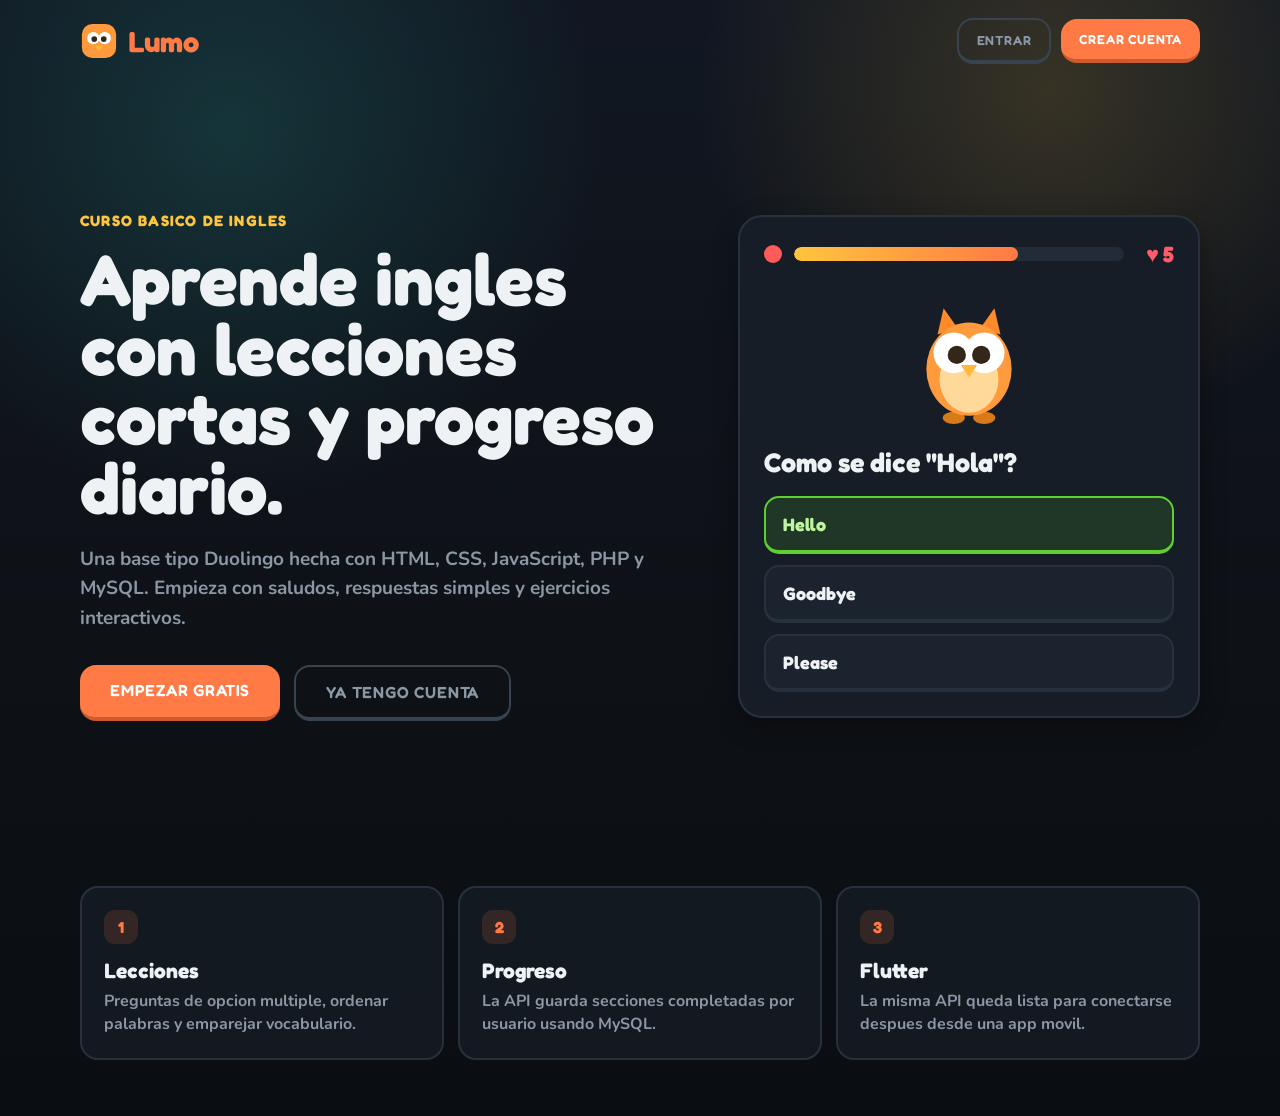
<file: index.html>
<!DOCTYPE html>
<html lang="es">
<head>
  <meta charset="UTF-8">
  <meta name="viewport" content="width=device-width, initial-scale=1.0">
  <title>Lumo - Aprende ingles</title>
  <link rel="preconnect" href="https://fonts.googleapis.com">
  <link rel="preconnect" href="https://fonts.gstatic.com" crossorigin>
  <link href="https://fonts.googleapis.com/css2?family=Fredoka:wght@400;500;600;700&family=Nunito:wght@400;600;700;800;900&display=swap" rel="stylesheet">
  <link rel="stylesheet" href="./css/styles.css">
</head>
<body>
  <main class="landing">
    <nav class="landing-nav" aria-label="Principal">
      <a class="landing-brand" href="./index.html" aria-label="Lumo inicio">
        <svg viewBox="0 0 40 40" width="38" height="38" aria-hidden="true">
          <rect x="2" y="2" width="36" height="36" rx="11" fill="#ff9a3d"/>
          <circle cx="14" cy="17" r="6.5" fill="#fff"/>
          <circle cx="26" cy="17" r="6.5" fill="#fff"/>
          <circle cx="15" cy="18" r="3" fill="#33271a"/>
          <circle cx="25" cy="18" r="3" fill="#33271a"/>
          <path d="M16 25 L24 25 L20 31 Z" fill="#ffb838"/>
        </svg>
        <span class="fred">Lumo</span>
      </a>
      <div class="landing-actions">
        <a class="btn btn-skip" href="./login.html">Entrar</a>
        <a class="btn btn-primary" href="./register.html">Crear cuenta</a>
      </div>
    </nav>

    <section class="landing-hero" aria-labelledby="hero-title">
      <div class="hero-copy">
        <p class="hero-kicker fred">Curso basico de ingles</p>
        <h1 id="hero-title" class="fred">Aprende ingles con lecciones cortas y progreso diario.</h1>
        <p class="hero-text">
          Una base tipo Duolingo hecha con HTML, CSS, JavaScript, PHP y MySQL. Empieza con saludos,
          respuestas simples y ejercicios interactivos.
        </p>
        <div class="hero-actions">
          <a class="btn btn-primary" href="./register.html">Empezar gratis</a>
          <a class="btn btn-skip" href="./login.html">Ya tengo cuenta</a>
        </div>
      </div>

      <div class="lesson-preview" aria-label="Vista previa de una leccion">
        <div class="preview-top">
          <span class="preview-dot"></span>
          <span class="preview-progress"><i></i></span>
          <span class="preview-heart">5</span>
        </div>
        <div class="preview-mascot" aria-hidden="true">
          <svg viewBox="0 0 130 130" width="132" height="132">
            <ellipse cx="50" cy="120" rx="11" ry="6" fill="#d97a18"/>
            <ellipse cx="80" cy="120" rx="11" ry="6" fill="#d97a18"/>
            <path d="M34 38 L40 12 L54 32 Z" fill="#ff8a2a"/>
            <path d="M96 38 L90 12 L76 32 Z" fill="#ff8a2a"/>
            <ellipse cx="65" cy="72" rx="42" ry="46" fill="#ff9a3d"/>
            <ellipse cx="65" cy="82" rx="29" ry="33" fill="#ffd99a"/>
            <circle cx="50" cy="56" r="20" fill="#fff"/>
            <circle cx="80" cy="56" r="20" fill="#fff"/>
            <circle cx="53" cy="58" r="9" fill="#33271a"/>
            <circle cx="77" cy="58" r="9" fill="#33271a"/>
            <path d="M57 68 L73 68 L65 80 Z" fill="#ffb838"/>
          </svg>
        </div>
        <h2 class="fred">Como se dice "Hola"?</h2>
        <div class="preview-choice correct">Hello</div>
        <div class="preview-choice">Goodbye</div>
        <div class="preview-choice">Please</div>
      </div>
    </section>

    <section class="landing-features" aria-label="Funciones principales">
      <article>
        <span>1</span>
        <h2 class="fred">Lecciones</h2>
        <p>Preguntas de opcion multiple, ordenar palabras y emparejar vocabulario.</p>
      </article>
      <article>
        <span>2</span>
        <h2 class="fred">Progreso</h2>
        <p>La API guarda secciones completadas por usuario usando MySQL.</p>
      </article>
      <article>
        <span>3</span>
        <h2 class="fred">Flutter</h2>
        <p>La misma API queda lista para conectarse despues desde una app movil.</p>
      </article>
    </section>
  </main>
</body>
</html>
</file>
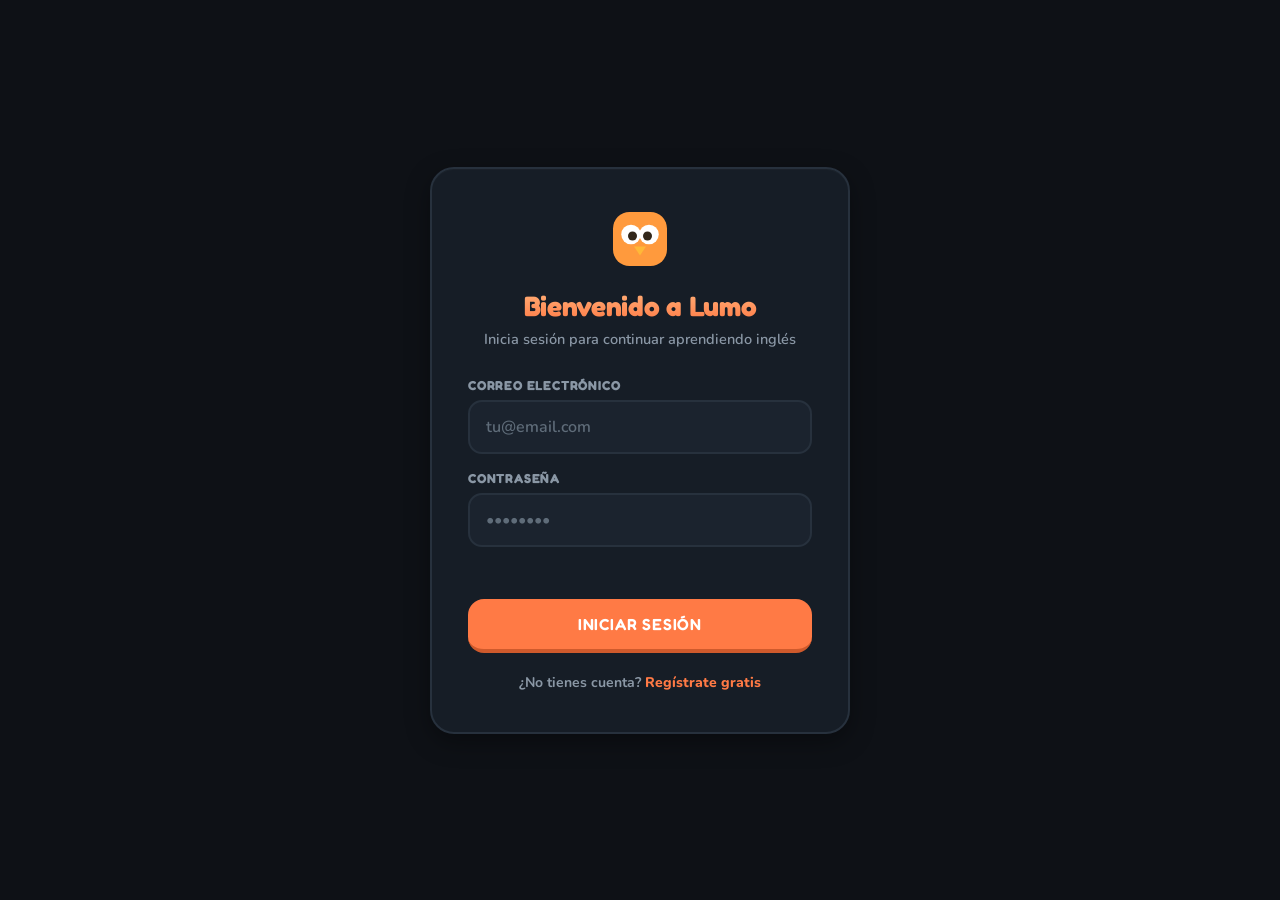
<file: app.html>
<!DOCTYPE html>
<html lang="es">
<head>
  <meta charset="UTF-8">
  <meta name="viewport" content="width=device-width, initial-scale=1.0, maximum-scale=1.0, user-scalable=no">
  <title>Lumo - Aprende ingles</title>
  <link rel="preconnect" href="https://fonts.googleapis.com">
  <link rel="preconnect" href="https://fonts.gstatic.com" crossorigin>
  <link href="https://fonts.googleapis.com/css2?family=Fredoka:wght@400;500;600;700&family=Nunito:wght@400;600;700;800;900&display=swap" rel="stylesheet">
  <link rel="stylesheet" href="./css/styles.css">
  <style>
    body { overflow: hidden; }
  </style>
</head>
<body>
<div id="root"></div>

<script src="./js/api.js"></script>
<script src="./js/app.js"></script>
</body>
</html>
</file>
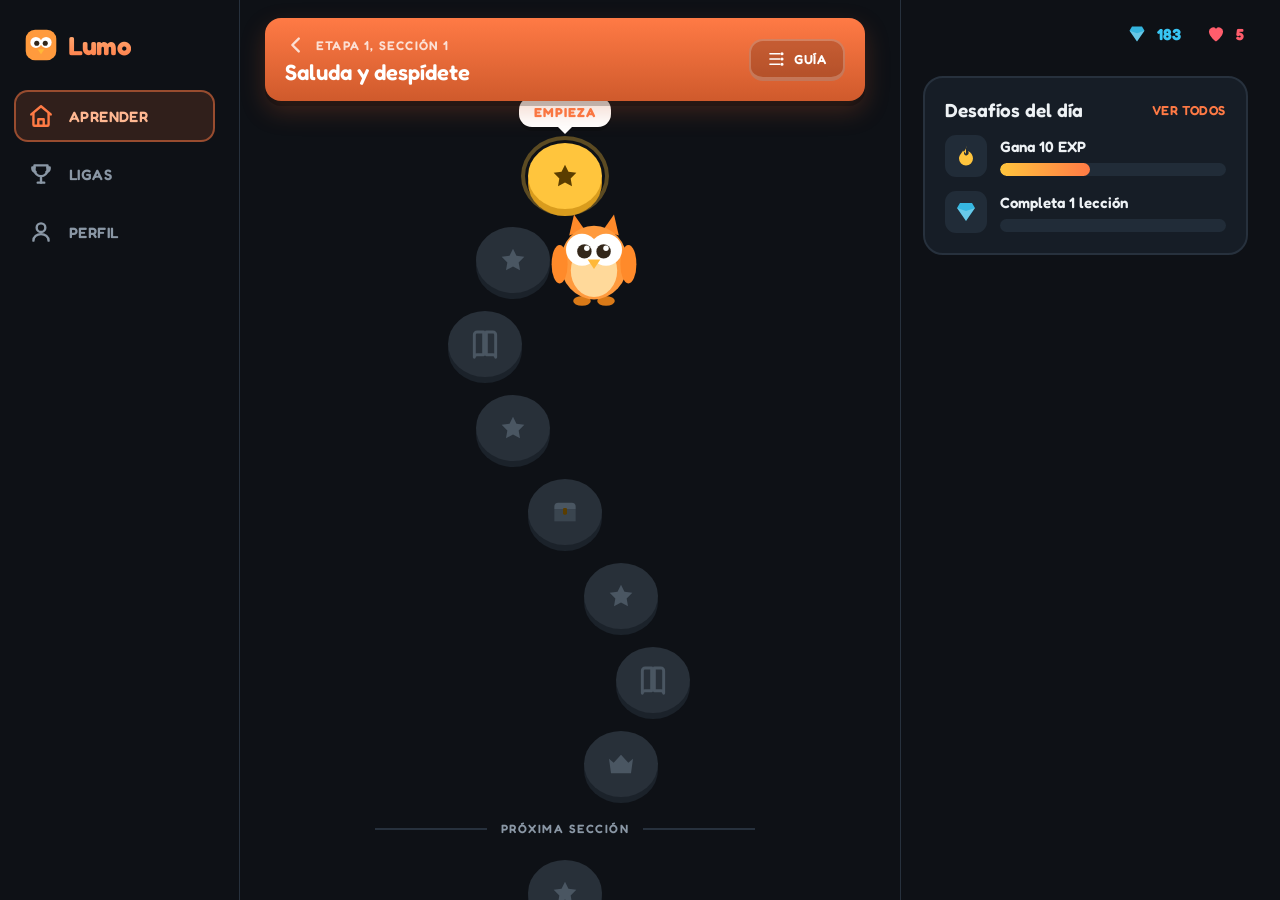
<file: ejemplo.html>
<!DOCTYPE html>
<html lang="es">
<head>
<meta charset="UTF-8" />
<meta name="viewport" content="width=device-width, initial-scale=1.0, maximum-scale=1.0, user-scalable=no" />
<title>Lumo — Aprende inglés</title>
<link rel="preconnect" href="https://fonts.googleapis.com" />
<link rel="preconnect" href="https://fonts.gstatic.com" crossorigin />
<link href="https://fonts.googleapis.com/css2?family=Fredoka:wght@400;500;600;700&family=Nunito:wght@400;600;700;800;900&display=swap" rel="stylesheet" />
<style>
:root{
  --bg:#0e1116;
  --bg-2:#0a0d12;
  --panel:#161d26;
  --panel-2:#1b232e;
  --panel-3:#212c38;
  --border:#27313d;
  --border-strong:#37434f;
  --text:#eef2f5;
  --muted:#8a97a5;
  --muted-2:#5f6c79;

  --primary:#ff7a45;
  --primary-d:#cf5a2c;
  --primary-soft:rgba(255,122,69,.14);

  --amber:#ffc53d;
  --amber-d:#d99c1d;

  --teal:#2dd4bf;
  --teal-d:#13a895;

  --green:#5fcf2f;
  --green-d:#4aa823;
  --green-soft:rgba(95,207,47,.14);

  --red:#ff5b5b;
  --red-d:#d63b3b;
  --red-soft:rgba(255,91,91,.13);

  --gem:#38c6f4;
  --heart:#ff5d6c;

  --r-lg:20px;
  --r-md:16px;
  --r-sm:12px;
  --shadow-card:0 1px 0 rgba(255,255,255,.02) inset, 0 8px 24px rgba(0,0,0,.35);
  --ease:cubic-bezier(.34,1.56,.64,1);
}

*{box-sizing:border-box;margin:0;padding:0;-webkit-tap-highlight-color:transparent}
html,body{height:100%}
body{
  background:var(--bg);
  color:var(--text);
  font-family:'Nunito',system-ui,sans-serif;
  font-weight:700;
  overflow:hidden;
  -webkit-font-smoothing:antialiased;
}
#root{height:100vh;height:100dvh;}
button{font-family:inherit;cursor:pointer;border:none;background:none;color:inherit}
.fred{font-family:'Fredoka',sans-serif}
::-webkit-scrollbar{width:10px;height:10px}
::-webkit-scrollbar-thumb{background:var(--border-strong);border-radius:20px}
::-webkit-scrollbar-track{background:transparent}

/* ================= APP SHELL ================= */
.app{display:grid;height:100%;
  grid-template-columns:240px minmax(0,1fr) 380px;
  grid-template-areas:"side main rail";
}
.scroller{overflow-y:auto;overflow-x:hidden;height:100%;scrollbar-gutter:stable}

/* ================= SIDEBAR ================= */
.side{grid-area:side;border-right:1px solid var(--border);padding:22px 14px;display:flex;flex-direction:column;gap:6px;background:var(--bg)}
.brand{display:flex;align-items:center;gap:10px;padding:6px 10px 22px}
.brand .logo{width:34px;height:34px;flex:none}
.brand h1{font-family:'Fredoka';font-weight:700;font-size:26px;letter-spacing:-.5px;
  background:linear-gradient(180deg,#ffb27a,var(--primary));-webkit-background-clip:text;background-clip:text;color:transparent}
.nav-item{display:flex;align-items:center;gap:15px;padding:11px 12px;border-radius:14px;
  border:2px solid transparent;color:var(--muted);font-family:'Fredoka';font-weight:600;
  font-size:15px;letter-spacing:.4px;text-transform:uppercase;transition:.15s;width:100%;text-align:left}
.nav-item svg{width:26px;height:26px;flex:none}
.nav-item:hover{background:var(--panel)}
.nav-item.active{background:var(--primary-soft);border-color:rgba(255,122,69,.5);color:#ffb892}
.nav-item.active svg{color:var(--primary)}

/* ================= MAIN ================= */
.main{grid-area:main;position:relative}
.main-inner{max-width:640px;margin:0 auto;padding:18px 20px 120px}

/* unit banner */
.unit-banner{position:sticky;top:0;z-index:20;border-radius:var(--r-md);padding:16px 20px;
  display:flex;align-items:center;justify-content:space-between;gap:14px;
  background:linear-gradient(180deg,var(--primary),var(--primary-d));
  box-shadow:0 5px 0 rgba(0,0,0,.22), 0 10px 24px rgba(207,90,44,.25);margin-bottom:8px}
.unit-banner .eyebrow{font-family:'Fredoka';font-weight:600;font-size:12.5px;letter-spacing:1.2px;
  text-transform:uppercase;color:rgba(255,255,255,.78);display:flex;align-items:center;gap:9px}
.unit-banner h2{font-family:'Fredoka';font-weight:600;font-size:22px;color:#fff;margin-top:3px}
.unit-banner .back{width:24px;height:24px;opacity:.85;flex:none}
.guia-btn{display:flex;align-items:center;gap:9px;background:rgba(0,0,0,.18);border:2px solid rgba(255,255,255,.22);
  border-bottom-width:4px;border-radius:14px;padding:9px 16px;color:#fff;font-family:'Fredoka';font-weight:600;
  font-size:13px;letter-spacing:.8px;text-transform:uppercase;transition:.12s}
.guia-btn:active{transform:translateY(2px);border-bottom-width:2px}

/* path */
.path{position:relative;padding:34px 0 10px;display:flex;flex-direction:column;align-items:center}
.node-wrap{position:relative;margin-bottom:18px;display:flex;flex-direction:column;align-items:center}
.node{position:relative;width:74px;height:66px;border-radius:50%;display:grid;place-items:center;
  transition:transform .12s var(--ease);color:#fff}
.node .face{position:absolute;inset:0;border-radius:50%;display:grid;place-items:center}
.node svg{width:32px;height:32px;position:relative;z-index:2}
.node.done .face{background:var(--primary);box-shadow:0 7px 0 var(--primary-d)}
.node.review .face{background:var(--amber);box-shadow:0 7px 0 var(--amber-d)}
.node.review svg{color:#5a3d00}
.node.active .face{background:var(--amber);box-shadow:0 7px 0 var(--amber-d)}
.node.active svg{color:#5a3d00}
.node.locked .face{background:#283039;box-shadow:0 6px 0 #1b222a}
.node.locked svg{color:#4a5662}
.node:not(.locked){cursor:pointer}
.node:not(.locked):hover{transform:translateY(-2px)}
.node:not(.locked):active{transform:translateY(4px)}
.node:not(.locked):active .face{box-shadow:0 2px 0 var(--primary-d)}
.node.review:active .face,.node.active:active .face{box-shadow:0 2px 0 var(--amber-d)}

/* active ring + start bubble */
.node.active::before{content:"";position:absolute;inset:-7px;border-radius:50%;
  border:4px solid var(--amber);opacity:.32;animation:ring 2s ease-in-out infinite}
@keyframes ring{0%,100%{transform:scale(1);opacity:.32}50%{transform:scale(1.12);opacity:.08}}
.start-bubble{position:absolute;top:-46px;left:50%;transform:translateX(-50%);
  background:#fff;color:var(--primary);font-family:'Fredoka';font-weight:700;font-size:13px;
  letter-spacing:1px;padding:7px 15px;border-radius:13px;white-space:nowrap;
  box-shadow:0 4px 0 rgba(0,0,0,.18);animation:bob 1.4s ease-in-out infinite}
.start-bubble::after{content:"";position:absolute;bottom:-7px;left:50%;transform:translateX(-50%);
  border:8px solid transparent;border-top-color:#fff;border-bottom:0}
@keyframes bob{0%,100%{transform:translateX(-50%) translateY(0)}50%{transform:translateX(-50%) translateY(-5px)}}

.mascot-rest{position:absolute;right:-6px;top:50%;transform:translateY(-50%);pointer-events:none}

/* section header chip */
.path-divider{display:flex;align-items:center;gap:14px;width:100%;max-width:380px;margin:6px 0 24px;color:var(--muted)}
.path-divider::before,.path-divider::after{content:"";flex:1;height:2px;background:var(--border)}
.path-divider span{font-family:'Fredoka';font-weight:600;font-size:12px;letter-spacing:1.5px;text-transform:uppercase;white-space:nowrap}

/* ================= RIGHT RAIL ================= */
.rail{grid-area:rail;border-left:1px solid var(--border);background:var(--bg)}
.rail-inner{padding:20px 22px 60px;display:flex;flex-direction:column;gap:18px}
.stats{display:flex;align-items:center;justify-content:space-between;gap:6px;padding:4px 4px 14px}
.stat{display:flex;align-items:center;gap:7px;font-family:'Fredoka';font-weight:700;font-size:16px}
.stat svg,.stat .flag{width:26px;height:20px;flex:none}
.stat .flag{border-radius:4px;font-size:19px;line-height:1}
.stat.streak{color:#ff9a3d}.stat.gems{color:var(--gem)}.stat.hearts{color:var(--heart)}.stat.lang{color:var(--text)}

.card{background:var(--panel);border:2px solid var(--border);border-radius:var(--r-lg);padding:20px}
.card .tag{display:inline-flex;align-items:center;gap:6px;font-family:'Fredoka';font-weight:700;font-size:13px;
  letter-spacing:1px;padding:3px 11px;border-radius:8px;text-transform:uppercase}
.tag.super{background:linear-gradient(90deg,var(--teal),#7c5cff);color:#06202a}
.tag.liga{color:var(--muted-2);letter-spacing:1.4px}
.card h3{font-family:'Fredoka';font-weight:600;font-size:19px;margin:14px 0 8px}
.card p{font-weight:600;font-size:14.5px;color:var(--muted);line-height:1.5}
.card .row{display:flex;align-items:center;justify-content:space-between;gap:12px}
.pill-btn{width:100%;margin-top:16px;background:linear-gradient(180deg,#7b6bff,#5a49e8);color:#fff;
  border-radius:14px;border-bottom:4px solid #4334c0;padding:13px;font-family:'Fredoka';font-weight:600;
  font-size:14px;letter-spacing:.8px;text-transform:uppercase;transition:.12s}
.pill-btn:active{transform:translateY(2px);border-bottom-width:2px}
.pill-btn.ghost{background:transparent;color:var(--primary);border:2px solid var(--border-strong);border-bottom-width:4px}
.daily{display:flex;align-items:center;gap:13px;margin-top:14px}
.daily .ic{width:42px;height:42px;border-radius:11px;background:var(--panel-3);display:grid;place-items:center;flex:none}
.daily .bar{height:13px;border-radius:8px;background:var(--panel-3);overflow:hidden;margin-top:7px}
.daily .bar i{display:block;height:100%;background:linear-gradient(90deg,var(--amber),var(--primary));border-radius:8px}

/* ================= MOBILE CHROME ================= */
.mobile-top,.mobile-nav{display:none}
.mobile-top{position:fixed;top:0;left:0;right:0;z-index:40;background:rgba(14,17,22,.92);
  backdrop-filter:blur(8px);border-bottom:1px solid var(--border);padding:10px 16px;
  align-items:center;justify-content:space-between}
.mobile-nav{position:fixed;bottom:0;left:0;right:0;z-index:40;background:var(--bg);
  border-top:1px solid var(--border);padding:7px 6px;justify-content:space-around;align-items:center}
.mnav-btn{display:grid;place-items:center;padding:9px 14px;border-radius:14px;border:2px solid transparent;color:var(--muted)}
.mnav-btn svg{width:27px;height:27px}
.mnav-btn.active{background:var(--primary-soft);border-color:rgba(255,122,69,.5);color:var(--primary)}

/* ================= LESSON ================= */
.lesson{position:fixed;inset:0;z-index:100;background:var(--bg);display:flex;flex-direction:column;
  animation:slideUp .32s var(--ease)}
@keyframes slideUp{from{transform:translateY(100%)}to{transform:translateY(0)}}
.lesson-top{display:flex;align-items:center;gap:18px;padding:20px clamp(16px,5vw,40px) 8px;max-width:1000px;margin:0 auto;width:100%}
.close-x{font-size:30px;color:var(--muted-2);line-height:1;flex:none;transition:.15s}
.close-x:hover{color:var(--text)}
.progress{flex:1;height:16px;border-radius:10px;background:var(--panel-2);overflow:hidden;position:relative}
.progress i{position:absolute;inset:0;width:0;border-radius:10px;
  background:linear-gradient(180deg,#ffd089,var(--amber));transition:width .4s var(--ease)}
.progress i::after{content:"";position:absolute;top:3px;left:8px;right:8px;height:4px;border-radius:4px;background:rgba(255,255,255,.4)}
.heart-count{display:flex;align-items:center;gap:7px;color:var(--heart);font-family:'Fredoka';font-weight:700;font-size:19px}
.heart-count svg{width:28px;height:28px}
.heart-count.lose{animation:shake .4s}
@keyframes shake{0%,100%{transform:translateX(0)}25%{transform:translateX(-5px)}75%{transform:translateX(5px)}}

.lesson-body{flex:1;overflow-y:auto;display:flex;flex-direction:column;align-items:center;
  padding:14px clamp(16px,5vw,40px);width:100%}
.lesson-wrap{width:100%;max-width:640px;margin:auto 0}
.q-title{font-family:'Fredoka';font-weight:600;font-size:clamp(22px,4vw,30px);margin-bottom:26px;animation:fadeIn .4s}
@keyframes fadeIn{from{opacity:0;transform:translateY(10px)}to{opacity:1;transform:translateY(0)}}

/* speak/prompt row */
.prompt-row{display:flex;align-items:flex-end;gap:16px;margin-bottom:30px;animation:fadeIn .45s}
.speech{position:relative;background:var(--panel);border:2px solid var(--border);border-radius:16px;
  padding:16px 20px;display:flex;align-items:center;gap:14px;font-family:'Fredoka';font-weight:500;font-size:21px}
.speech::before{content:"";position:absolute;left:-11px;bottom:18px;width:20px;height:20px;
  background:var(--panel);border-left:2px solid var(--border);border-bottom:2px solid var(--border);transform:rotate(45deg)}
.speaker{width:30px;height:30px;color:var(--gem);flex:none}
.audio-line{flex:1;border-bottom:3px dotted var(--border-strong);margin-bottom:5px;min-width:60px}

/* choice options */
.choices{display:grid;gap:12px}
.choices.grid2{grid-template-columns:1fr 1fr}
.choice{display:flex;align-items:center;gap:15px;text-align:left;padding:16px 18px;border-radius:15px;
  background:var(--panel);border:2px solid var(--border);border-bottom-width:4px;
  font-family:'Fredoka';font-weight:500;font-size:18px;transition:.12s}
.choice:hover:not(.disabled){background:var(--panel-2);border-color:var(--border-strong)}
.choice .kbd{width:30px;height:30px;border-radius:9px;border:2px solid var(--border-strong);
  display:grid;place-items:center;font-size:14px;color:var(--muted);flex:none}
.choice.sel{background:var(--primary-soft);border-color:var(--primary);color:#ffcdb3}
.choice.sel .kbd{border-color:var(--primary);color:var(--primary)}
.choice.correct{background:var(--green-soft);border-color:var(--green);color:#bff5a0}
.choice.correct .kbd{border-color:var(--green);color:var(--green)}
.choice.wrong{background:var(--red-soft);border-color:var(--red);color:#ffc2c2}
.choice.wrong .kbd{border-color:var(--red);color:var(--red)}
.choice.disabled{cursor:default}
.choice:active:not(.disabled){transform:translateY(2px);border-bottom-width:2px}

/* build (word bank) */
.build-answer{min-height:60px;border-bottom:2px solid var(--border);padding:10px 0 14px;margin-bottom:6px;
  display:flex;flex-wrap:wrap;gap:9px;align-content:flex-start}
.build-line{height:2px;flex:1;min-width:100%;background:var(--border);order:99}
.bank{display:flex;flex-wrap:wrap;gap:10px;margin-top:24px;justify-content:center}
.word{padding:11px 16px;border-radius:13px;background:var(--panel);border:2px solid var(--border);
  border-bottom-width:4px;font-family:'Fredoka';font-weight:500;font-size:18px;transition:.1s}
.word:active{transform:translateY(2px);border-bottom-width:2px}
.word.used{background:var(--panel);border-color:var(--border);color:transparent;pointer-events:none;opacity:.35}
.word.placed{background:var(--panel-2)}

/* match pairs */
.match{display:grid;grid-template-columns:1fr 1fr;gap:12px}
.match-col{display:flex;flex-direction:column;gap:12px}
.mtile{padding:16px;border-radius:14px;background:var(--panel);border:2px solid var(--border);border-bottom-width:4px;
  font-family:'Fredoka';font-weight:500;font-size:18px;text-align:center;transition:.12s}
.mtile:active{transform:translateY(2px)}
.mtile.sel{background:var(--primary-soft);border-color:var(--primary);color:#ffcdb3}
.mtile.done{opacity:0;pointer-events:none;transition:opacity .3s}
.mtile.miss{animation:shake .4s;border-color:var(--red)}

/* footer */
.lesson-foot{border-top:2px solid var(--border);padding:18px clamp(16px,5vw,40px);transition:.2s}
.lesson-foot.correct{background:var(--green-soft);border-color:transparent}
.lesson-foot.wrong{background:var(--red-soft);border-color:transparent}
.foot-inner{max-width:1000px;margin:0 auto;display:flex;align-items:center;justify-content:space-between;gap:16px}
.feedback{display:flex;align-items:center;gap:14px;font-family:'Fredoka';font-weight:600;font-size:20px}
.feedback .fic{width:46px;height:46px;border-radius:50%;display:grid;place-items:center;flex:none}
.feedback.ok{color:var(--green)}.feedback.ok .fic{background:var(--green);color:#fff}
.feedback.no{color:var(--red)}.feedback.no .fic{background:var(--red);color:#fff}
.feedback small{display:block;font-size:14px;font-weight:600;opacity:.85}
.btn{padding:15px 30px;border-radius:16px;font-family:'Fredoka';font-weight:600;font-size:16px;
  letter-spacing:.8px;text-transform:uppercase;transition:.12s;border-bottom:4px solid;min-width:150px}
.btn:active{transform:translateY(2px);border-bottom-width:2px}
.btn-primary{background:var(--primary);border-color:var(--primary-d);color:#fff}
.btn-green{background:var(--green);border-color:var(--green-d);color:#fff}
.btn-red{background:var(--red);border-color:var(--red-d);color:#fff}
.btn-skip{color:var(--muted);border:2px solid var(--border-strong);border-bottom-width:4px;background:transparent}
.btn-disabled{background:var(--panel-2);border-color:var(--border);color:var(--muted-2);pointer-events:none}

/* completion */
.complete{position:fixed;inset:0;z-index:110;background:var(--bg);display:flex;flex-direction:column;
  align-items:center;justify-content:center;text-align:center;padding:30px;animation:fadeIn .4s}
.complete h2{font-family:'Fredoka';font-weight:700;font-size:clamp(30px,6vw,46px);
  background:linear-gradient(180deg,var(--amber),var(--primary));-webkit-background-clip:text;background-clip:text;color:transparent;margin:24px 0 6px}
.complete .sub{color:var(--muted);font-size:17px;margin-bottom:34px}
.reward-row{display:flex;gap:16px;margin-bottom:40px;flex-wrap:wrap;justify-content:center}
.reward{width:160px;border-radius:16px;border:3px solid;padding:3px;background:var(--panel)}
.reward .top{font-family:'Fredoka';font-weight:600;font-size:12px;letter-spacing:1px;text-transform:uppercase;
  color:#fff;padding:6px;border-radius:12px 12px 0 0}
.reward .val{display:flex;align-items:center;justify-content:center;gap:8px;background:var(--bg);
  margin:3px;border-radius:11px;padding:12px;font-family:'Fredoka';font-weight:700;font-size:24px}
.reward.xp{border-color:var(--amber)}.reward.xp .top{background:var(--amber);color:#5a3d00}.reward.xp .val{color:var(--amber)}
.reward.acc{border-color:var(--teal)}.reward.acc .top{background:var(--teal);color:#06202a}.reward.acc .val{color:var(--teal)}

/* no hearts modal */
.modal-bg{position:fixed;inset:0;z-index:120;background:rgba(5,7,10,.75);backdrop-filter:blur(4px);
  display:grid;place-items:center;padding:24px;animation:fadeIn .25s}
.modal{background:var(--panel);border:2px solid var(--border);border-radius:24px;padding:34px 30px;
  max-width:420px;width:100%;text-align:center;animation:pop .35s var(--ease)}
@keyframes pop{from{transform:scale(.85);opacity:0}to{transform:scale(1);opacity:1}}
.modal h3{font-family:'Fredoka';font-weight:600;font-size:26px;margin:16px 0 8px}
.modal p{color:var(--muted);font-size:15.5px;line-height:1.5;margin-bottom:24px}
.modal .btn{width:100%;margin-bottom:12px}

.confetti{position:fixed;width:11px;height:11px;top:-20px;z-index:115;border-radius:2px;animation:fall linear forwards}
@keyframes fall{to{transform:translateY(105vh) rotate(540deg);opacity:.9}}

/* ================= RESPONSIVE ================= */
@media (max-width:1180px){
  .app{grid-template-columns:240px minmax(0,1fr);grid-template-areas:"side main"}
  .rail{display:none}
}
@media (max-width:840px){
  .app{grid-template-columns:88px minmax(0,1fr);grid-template-areas:"side main"}
  .brand h1,.nav-item span{display:none}
  .brand{justify-content:center;padding:6px 0 22px}
  .nav-item{justify-content:center;padding:13px}
}
@media (max-width:620px){
  .app{grid-template-columns:1fr;grid-template-areas:"main"}
  .side{display:none}
  .mobile-top,.mobile-nav{display:flex}
  .main-inner{padding-top:64px;padding-bottom:90px}
  .unit-banner{top:56px}
  .stat{font-size:15px}
  .speech{font-size:18px}
  .choices.grid2{grid-template-columns:1fr}
  .lesson-foot .feedback{font-size:17px}
  .btn{min-width:0;padding:14px 22px;flex:1}
  .foot-inner{flex-direction:column-reverse}
  .feedback{align-self:flex-start}
  .btn{width:100%}
}
</style>
</head>
<body>
<div id="root"></div>

<script>
/* ===== Lumo — datos, iconos (SVG en texto) y contenido del curso ===== */

const NAV = [
  { id: "aprender", label: "Aprender", icon: "home" },
  { id: "ligas", label: "Ligas", icon: "league" },
  { id: "perfil", label: "Perfil", icon: "profile" },
];

const PATH_OFFSET = [0, -52, -80, -52, 0, 56, 88, 56, 0, -56];

const UNIT = {
  stage: "ETAPA 1, SECCIÓN 1",
  title: "Saluda y despídete",
  nodes: [
    { id: "n1", kind: "lesson", title: "Saludos básicos" },
    { id: "n2", kind: "lesson", title: "Cómo estás" },
    { id: "n3", kind: "review", title: "Repaso rápido" },
    { id: "n4", kind: "lesson", title: "Presentarte" },
    { id: "n5", kind: "chest", title: "Cofre sorpresa" },
    { id: "n6", kind: "lesson", title: "Despedidas" },
    { id: "n7", kind: "review", title: "Repaso de la sección" },
    { id: "n8", kind: "crown", title: "¡Lección legendaria!" },
  ],
};

/* ---------- iconos: funciones que devuelven texto SVG ---------- */
const stroke = 'fill="none" stroke="currentColor" stroke-linecap="round" stroke-linejoin="round"';
const ICON = {
  home: (s = 26) => `<svg viewBox="0 0 24 24" width="${s}" height="${s}" ${stroke} stroke-width="2.2"><path d="M3 10.5 12 3l9 7.5"/><path d="M5 9.5V20a1 1 0 0 0 1 1h12a1 1 0 0 0 1-1V9.5"/><path d="M9.5 21v-6h5v6"/></svg>`,
  league: (s = 26) => `<svg viewBox="0 0 24 24" width="${s}" height="${s}" ${stroke} stroke-width="2.2"><path d="M6 4h12v4a6 6 0 0 1-12 0z"/><path d="M6 6H4v1a3 3 0 0 0 3 3"/><path d="M18 6h2v1a3 3 0 0 1-3 3"/><path d="M9 20h6"/><path d="M12 14v6"/></svg>`,
  profile: (s = 26) => `<svg viewBox="0 0 24 24" width="${s}" height="${s}" ${stroke} stroke-width="2.2"><circle cx="12" cy="8" r="4"/><path d="M5 20c0-3.6 3.1-6 7-6s7 2.4 7 6"/></svg>`,
  check: (s = 32) => `<svg viewBox="0 0 24 24" width="${s}" height="${s}" ${stroke} stroke-width="3.2"><path d="m5 13 4 4L19 7"/></svg>`,
  star: (s = 32) => `<svg viewBox="0 0 24 24" width="${s}" height="${s}" fill="currentColor"><path d="M12 3.5l2.6 5.3 5.9.85-4.25 4.15 1 5.85L12 16.9l-5.25 2.75 1-5.85L3.5 9.65l5.9-.85z"/></svg>`,
  book: (s = 32) => `<svg viewBox="0 0 24 24" width="${s}" height="${s}" ${stroke} stroke-width="2.2"><path d="M4 5a2 2 0 0 1 2-2h5v17H6a2 2 0 0 0-2 2z"/><path d="M20 5a2 2 0 0 0-2-2h-5v17h5a2 2 0 0 1 2 2z"/></svg>`,
  crown: (s = 32) => `<svg viewBox="0 0 24 24" width="${s}" height="${s}" fill="currentColor"><path d="M3 8l3.5 3L12 5l5.5 6L21 8l-1.5 11h-15z"/></svg>`,
  chest: (s = 32) => `<svg viewBox="0 0 24 24" width="${s}" height="${s}" fill="currentColor"><path d="M4 10h16v9H4z" opacity=".55"/><path d="M4 10V8a3 3 0 0 1 3-3h10a3 3 0 0 1 3 3v2z"/><rect x="10.5" y="9" width="3" height="5" rx="1" fill="#5a3d00"/></svg>`,
  flame: (s = 24) => `<svg viewBox="0 0 24 24" width="${s}" height="${s}" fill="currentColor"><path d="M12 2c1 3-2 4-2 7 0 1.5 1 2.5 2 2.5S16 10 14 7c3 1.5 5 4.2 5 7.5a7 7 0 0 1-14 0c0-3.5 3-5.5 4-8 .8 1.5 2 1.6 3 3.5z"/></svg>`,
  gem: (s = 24) => `<svg viewBox="0 0 24 24" width="${s}" height="${s}" fill="currentColor"><path d="M6 3h12l3 5-9 13L3 8z" opacity=".9"/><path d="m3 8 9 3 9-3-3 4-6 9-6-9z" fill="rgba(255,255,255,.25)"/></svg>`,
  heart: (s = 24) => `<svg viewBox="0 0 24 24" width="${s}" height="${s}" fill="currentColor"><path d="M12 21S3.5 14.8 3.5 8.9A4.9 4.9 0 0 1 12 5.6 4.9 4.9 0 0 1 20.5 8.9C20.5 14.8 12 21 12 21z"/></svg>`,
  speaker: (s = 28) => `<svg viewBox="0 0 24 24" width="${s}" height="${s}" fill="currentColor"><path d="M4 9v6h4l5 4V5L8 9z"/><path d="M16 8.5a4 4 0 0 1 0 7" fill="none" stroke="currentColor" stroke-width="2" stroke-linecap="round"/><path d="M18.5 6a7 7 0 0 1 0 12" fill="none" stroke="currentColor" stroke-width="2" stroke-linecap="round"/></svg>`,
  guia: (s = 18) => `<svg viewBox="0 0 24 24" width="${s}" height="${s}" ${stroke} stroke-width="2.2"><path d="M4 5h13"/><path d="M4 12h13"/><path d="M4 19h13"/><circle cx="20" cy="5" r="1"/><circle cx="20" cy="12" r="1"/><circle cx="20" cy="19" r="1"/></svg>`,
  arrowL: (s = 22) => `<svg viewBox="0 0 24 24" width="${s}" height="${s}" ${stroke} stroke-width="2.6"><path d="M15 5l-7 7 7 7"/></svg>`,
  x: (s = 26) => `<svg viewBox="0 0 24 24" width="${s}" height="${s}" ${stroke} stroke-width="2.6"><path d="M6 6l12 12M18 6 6 18"/></svg>`,
};

/* ---------- personajes ---------- */
function MASCOT(s = 130) {
  return `<svg viewBox="0 0 130 130" width="${s}" height="${s}" aria-label="Lumo">
    <ellipse cx="50" cy="120" rx="11" ry="6" fill="#d97a18"/><ellipse cx="80" cy="120" rx="11" ry="6" fill="#d97a18"/>
    <path d="M34 38 L40 12 L54 32 Z" fill="#ff8a2a"/><path d="M96 38 L90 12 L76 32 Z" fill="#ff8a2a"/>
    <ellipse cx="65" cy="72" rx="42" ry="46" fill="#ff9a3d"/><ellipse cx="65" cy="82" rx="29" ry="33" fill="#ffd99a"/>
    <ellipse cx="22" cy="74" rx="10" ry="24" fill="#ff8a2a"/><ellipse cx="108" cy="74" rx="10" ry="24" fill="#ff8a2a"/>
    <circle cx="50" cy="56" r="20" fill="#fff"/><circle cx="80" cy="56" r="20" fill="#fff"/>
    <circle cx="53" cy="58" r="9" fill="#33271a"/><circle cx="77" cy="58" r="9" fill="#33271a"/>
    <circle cx="56" cy="54" r="3.4" fill="#fff"/><circle cx="80" cy="54" r="3.4" fill="#fff"/>
    <path d="M57 68 L73 68 L65 80 Z" fill="#ffb838"/></svg>`;
}
function TUTOR(s = 96) {
  return `<svg viewBox="0 0 120 120" width="${s}" height="${s}" aria-label="tutor">
    <ellipse cx="60" cy="110" rx="34" ry="8" fill="rgba(0,0,0,.25)"/>
    <ellipse cx="60" cy="78" rx="34" ry="30" fill="#2aa9f0"/><ellipse cx="60" cy="74" rx="26" ry="22" fill="#67c5ff" opacity=".5"/>
    <circle cx="60" cy="44" r="26" fill="#ffd9b0"/>
    <path d="M38 36c2-14 42-14 44 0 2 6-6 4-22 4s-24 2-22-4z" fill="#ff8a2a"/>
    <circle cx="51" cy="44" r="4.2" fill="#33271a"/><circle cx="69" cy="44" r="4.2" fill="#33271a"/>
    <circle cx="52.4" cy="42.6" r="1.4" fill="#fff"/><circle cx="70.4" cy="42.6" r="1.4" fill="#fff"/>
    <path d="M55 53q5 4 10 0" fill="none" stroke="#cf855a" stroke-width="2.4" stroke-linecap="round"/></svg>`;
}
function LOGO(s = 34) {
  return `<svg viewBox="0 0 40 40" width="${s}" height="${s}" aria-label="logo">
    <rect x="2" y="2" width="36" height="36" rx="11" fill="#ff9a3d"/>
    <circle cx="14" cy="17" r="6.5" fill="#fff"/><circle cx="26" cy="17" r="6.5" fill="#fff"/>
    <circle cx="15" cy="18" r="3" fill="#33271a"/><circle cx="25" cy="18" r="3" fill="#33271a"/>
    <path d="M16 25 L24 25 L20 31 Z" fill="#ffb838"/></svg>`;
}

/* ---------- banco de ejercicios (inglés para hispanohablantes) ---------- */
const EXERCISES = {
  n1: [
    { type: "choice", q: "¿Cómo se dice «Hola»?", play: "Hola", options: ["Goodbye", "Hello", "Please", "Sorry"], answer: 1 },
    { type: "choice", q: "Selecciona el significado de «Good morning»", options: ["Buenas noches", "Buenos días", "Hasta luego", "Buenas tardes"], answer: 1 },
    { type: "match", q: "Empareja los pares", pairs: [["Hello", "Hola"], ["Thanks", "Gracias"], ["Bye", "Adiós"], ["Please", "Por favor"]] },
    { type: "build", q: "Traduce esta oración", prompt: "Hola, buenas tardes", answer: ["Hello", "good", "afternoon"], bank: ["Hello", "good", "afternoon", "morning", "night", "bye"] },
    { type: "choice", q: "¿Qué significa «Welcome»?", options: ["Bienvenido", "Despedida", "Buenas noches", "Por favor"], answer: 0 },
  ],
  n2: [
    { type: "choice", q: "¿Qué significa «How are you?»", play: "How are you?", options: ["¿De dónde eres?", "¿Cómo estás?", "¿Cómo te llamas?", "¿Cuántos años tienes?"], answer: 1 },
    { type: "build", q: "Traduce esta oración", prompt: "Estoy muy bien, gracias", answer: ["I", "am", "very", "well", "thanks"], bank: ["I", "am", "very", "well", "thanks", "you", "fine", "good"] },
    { type: "choice", q: "Selecciona el significado de «I'm fine»", options: ["Estoy cansado", "Estoy bien", "Estoy ocupado", "Estoy aquí"], answer: 1 },
    { type: "match", q: "Empareja los pares", pairs: [["Good", "Bien"], ["Bad", "Mal"], ["Tired", "Cansado"], ["Happy", "Feliz"]] },
    { type: "choice", q: "¿Cómo respondes a «How are you?»", options: ["My name is Ana", "I'm fine, thanks", "Goodbye", "You're welcome"], answer: 1 },
  ],
  n3: [
    { type: "choice", q: "¿Qué significa «Goodbye»?", options: ["Hola", "Gracias", "Adiós", "Por favor"], answer: 2 },
    { type: "match", q: "Empareja los pares", pairs: [["Hello", "Hola"], ["How are you?", "¿Cómo estás?"], ["I'm fine", "Estoy bien"], ["Thanks", "Gracias"]] },
    { type: "build", q: "Traduce esta oración", prompt: "Hola, ¿cómo estás?", answer: ["Hello", "how", "are", "you"], bank: ["Hello", "how", "are", "you", "is", "fine", "good"] },
    { type: "choice", q: "Selecciona el significado de «Please»", options: ["Gracias", "Por favor", "Perdón", "De nada"], answer: 1 },
  ],
  n4: [
    { type: "build", q: "Traduce esta oración", prompt: "Yo me llamo Ana", answer: ["My", "name", "is", "Ana"], bank: ["My", "name", "is", "Ana", "are", "you", "I'm"] },
    { type: "choice", q: "¿Qué significa «What's your name?»", play: "What's your name?", options: ["¿Cuántos años tienes?", "¿Cómo te llamas?", "¿De dónde eres?", "¿Cómo estás?"], answer: 1 },
    { type: "match", q: "Empareja los pares", pairs: [["Name", "Nombre"], ["I am", "Yo soy"], ["From", "De"], ["Nice", "Encantado"]] },
    { type: "choice", q: "Selecciona el significado de «Nice to meet you»", options: ["Hasta pronto", "Encantado de conocerte", "Buenos días", "Muchas gracias"], answer: 1 },
    { type: "build", q: "Traduce esta oración", prompt: "Soy de México", answer: ["I", "am", "from", "Mexico"], bank: ["I", "am", "from", "Mexico", "to", "is", "name"] },
  ],
  n6: [
    { type: "choice", q: "¿Cómo se dice «Adiós»?", play: "Adiós", options: ["Hello", "Goodbye", "Please", "Welcome"], answer: 1 },
    { type: "match", q: "Empareja los pares", pairs: [["See you", "Nos vemos"], ["Later", "Luego"], ["Take care", "Cuídate"], ["Good night", "Buenas noches"]] },
    { type: "build", q: "Traduce esta oración", prompt: "Nos vemos mañana", answer: ["See", "you", "tomorrow"], bank: ["See", "you", "tomorrow", "later", "night", "soon"] },
    { type: "choice", q: "Selecciona el significado de «Take care»", options: ["Cuídate", "Apúrate", "Buenos días", "De nada"], answer: 0 },
    { type: "choice", q: "¿Qué significa «See you later»?", options: ["Te veo ahora", "Nos vemos luego", "Buenas noches", "Encantado"], answer: 1 },
  ],
  n7: [
    { type: "match", q: "Empareja los pares", pairs: [["Hello", "Hola"], ["Goodbye", "Adiós"], ["Thanks", "Gracias"], ["Sorry", "Perdón"]] },
    { type: "build", q: "Traduce esta oración", prompt: "Encantado, soy Ana", answer: ["Nice", "to", "meet", "you", "I'm", "Ana"], bank: ["Nice", "to", "meet", "you", "I'm", "Ana", "from", "name"] },
    { type: "choice", q: "¿Qué significa «How are you?»", options: ["¿Cómo estás?", "¿Quién eres?", "¿Dónde estás?", "¿Qué hora es?"], answer: 0 },
    { type: "choice", q: "Selecciona el significado de «Take care»", options: ["Hasta luego", "Cuídate", "Por favor", "Bienvenido"], answer: 1 },
  ],
  n8: [
    { type: "choice", q: "¿Qué significa «See you soon»?", options: ["Hasta pronto", "Buenas noches", "Encantado", "De nada"], answer: 0 },
    { type: "build", q: "Traduce esta oración", prompt: "Buenas noches, cuídate", answer: ["Good", "night", "take", "care"], bank: ["Good", "night", "take", "care", "morning", "you", "see"] },
    { type: "match", q: "Empareja los pares", pairs: [["Welcome", "Bienvenido"], ["Please", "Por favor"], ["Sorry", "Perdón"], ["Thanks", "Gracias"]] },
    { type: "choice", q: "¿Cómo se dice «Encantado de conocerte»?", options: ["See you later", "Nice to meet you", "How are you?", "Take care"], answer: 1 },
    { type: "choice", q: "¿Qué significa «Have a nice day»?", options: ["Buen provecho", "Que tengas un buen día", "Hasta mañana", "Buenas tardes"], answer: 1 },
  ],
};

function getExercises(node) {
  return EXERCISES[node.id] || EXERCISES.n1;
}

</script>
<script>
/* ===== Lumo — app en JavaScript puro (sin frameworks) ===== */
(function () {
  "use strict";

  const root = document.getElementById("root");
  const STORE_KEY = "lumo_demo_v2";
  const DEFAULT = { completed: 0, hearts: 5, gems: 183, dailyPct: 40, xp: 0 };

  let store = load();
  const view = { screen: "map", nav: "aprender", activeNode: null, earnedXp: 0 };
  let lesson = null;

  function load() {
    try { return Object.assign({}, DEFAULT, JSON.parse(localStorage.getItem(STORE_KEY) || "{}")); }
    catch (e) { return Object.assign({}, DEFAULT); }
  }
  function save() { try { localStorage.setItem(STORE_KEY, JSON.stringify(store)); } catch (e) { } }

  function shuffle(a) {
    const r = a.slice();
    for (let i = r.length - 1; i > 0; i--) { const j = (Math.random() * (i + 1)) | 0;[r[i], r[j]] = [r[j], r[i]]; }
    return r;
  }
  const cur = () => lesson.exercises[lesson.idx];
  const esc = (s) => String(s).replace(/"/g, "&quot;");

  /* =================== PANTALLA: MAPA =================== */
  function statHTML() {
    return `<div class="stats" style="justify-content:flex-end;gap:22px">
      <div class="stat gems">${ICON.gem()}${store.gems}</div>
      <div class="stat hearts">${ICON.heart()}${store.hearts}</div>
    </div>`;
  }

  function nodeHTML(node, i) {
    const active = store.completed;
    const status = i < active ? "done" : i === active ? "active" : "locked";
    let cls = "node " + (status === "done" ? "done" : status === "active" ? "active" : "locked");
    if (status !== "locked" && node.kind !== "lesson") cls = "node " + (status === "done" ? "done" : "review");
    const iconMap = { lesson: ICON.star, review: ICON.book, chest: ICON.chest, crown: ICON.crown };
    const icon = status === "done" ? ICON.check() : iconMap[node.kind]();
    const offset = PATH_OFFSET[i % PATH_OFFSET.length];
    const showStart = status === "active";
    const mascotIdx = Math.min(active + 1, UNIT.nodes.length - 1);
    const isMascot = i === mascotIdx && active < UNIT.nodes.length;
    return `<div class="node-wrap" style="transform:translateX(${offset}px)">
      ${showStart ? '<div class="start-bubble fred">EMPIEZA</div>' : ""}
      <button class="${cls}" data-act="start" data-i="${i}" ${status === "locked" ? "disabled" : ""} title="${esc(node.title)}">
        <span class="face">${icon}</span>
      </button>
      ${isMascot ? `<div class="mascot-rest" style="${offset > 0 ? "left:-96px;right:auto" : "right:-96px"}">${MASCOT(104)}</div>` : ""}
    </div>`;
  }

  function mapHTML() {
    const nodes = UNIT.nodes.map(nodeHTML).join("");
    const navSide = NAV.map((n) => `<button class="nav-item ${view.nav === n.id ? "active" : ""}" data-act="nav" data-id="${n.id}">${ICON[n.icon]()}<span>${n.label}</span></button>`).join("");
    const navMob = NAV.map((n) => `<button class="mnav-btn ${view.nav === n.id ? "active" : ""}" data-act="nav" data-id="${n.id}">${ICON[n.icon]()}</button>`).join("");
    return `<div class="app">
      <header class="mobile-top">
        <div class="brand" style="padding:0">${LOGO(28)}<h1 class="fred" style="font-size:22px;display:block">Lumo</h1></div>
        <div style="display:flex;gap:18px">
          <div class="stat gems">${ICON.gem()}${store.gems}</div>
          <div class="stat hearts">${ICON.heart()}${store.hearts}</div>
        </div>
      </header>

      <aside class="side scroller">
        <div class="brand">${LOGO()}<h1 class="fred">Lumo</h1></div>
        ${navSide}
      </aside>

      <main class="main scroller">
        <div class="main-inner">
          <div class="unit-banner">
            <div>
              <div class="eyebrow">${ICON.arrowL()}${UNIT.stage}</div>
              <h2>${UNIT.title}</h2>
            </div>
            <button class="guia-btn">${ICON.guia()} Guía</button>
          </div>
          <div class="path">
            ${nodes}
            <div class="path-divider"><span>Próxima sección</span></div>
            <button class="node locked" style="margin-bottom:18px" disabled><span class="face">${ICON.star()}</span></button>
          </div>
        </div>
        <nav class="mobile-nav">${navMob}</nav>
      </main>

      <aside class="rail scroller">
        <div class="rail-inner">
          ${statHTML()}
          <div class="card">
            <div class="row"><h3 style="margin:0">Desafíos del día</h3><span style="color:var(--primary);font-family:Fredoka;font-weight:600;font-size:13px;letter-spacing:.6px">VER TODOS</span></div>
            <div class="daily"><div class="ic" style="color:var(--amber)">${ICON.flame(24)}</div><div style="flex:1"><div style="font-family:Fredoka;font-weight:600;font-size:15px">Gana 10 EXP</div><div class="bar"><i style="width:${store.dailyPct}%"></i></div></div></div>
            <div class="daily"><div class="ic" style="color:var(--gem)">${ICON.gem(24)}</div><div style="flex:1"><div style="font-family:Fredoka;font-weight:600;font-size:15px">Completa 1 lección</div><div class="bar"><i style="width:${Math.min(100, store.completed * 100)}%"></i></div></div></div>
          </div>
        </div>
      </aside>
    </div>`;
  }

  /* =================== PANTALLA: LECCIÓN =================== */
  function lessonShellHTML() {
    return `<div class="lesson">
      <div class="lesson-top">
        <button class="close-x" data-act="quit">${ICON.x()}</button>
        <div class="progress"><i id="progress-fill" style="width:0%"></i></div>
        <div class="heart-count" id="heart-box">${ICON.heart()}<span id="heart-num">${store.hearts}</span></div>
      </div>
      <div class="lesson-body"><div class="lesson-wrap">
        <h2 class="q-title" id="q-title"></h2>
        <div id="ex-area"></div>
      </div></div>
      <div class="lesson-foot" id="lesson-foot"><div class="foot-inner" id="foot-inner"></div></div>
    </div>`;
  }

  function choiceBodyHTML() {
    const ex = cur();
    const play = ex.play
      ? `<div class="prompt-row">${TUTOR(92)}<div class="speech"><button class="speaker" data-act="speak" data-text="${esc(ex.play)}">${ICON.speaker()}</button><span>${ex.play}</span></div></div>`
      : "";
    const opts = ex.options.map((o, i) => {
      let c = "choice";
      if (lesson.checked) { if (i === ex.answer) c += " correct"; else if (i === lesson.sel) c += " wrong"; else c += " disabled"; }
      else if (i === lesson.sel) c += " sel";
      return `<button class="${c}" data-act="choice" data-i="${i}"><span class="kbd">${i + 1}</span>${o}</button>`;
    }).join("");
    return play + `<div class="choices ${ex.options.length === 4 ? "grid2" : ""}">${opts}</div>`;
  }

  function buildAnswerInner() {
    const ex = cur();
    return `<div class="build-line"></div>` + lesson.placed.map((bi, pos) =>
      `<button class="word placed" data-act="unword" data-pos="${pos}">${ex.bank[bi]}</button>`).join("");
  }
  function buildBankInner() {
    const ex = cur();
    return ex.bank.map((w, bi) =>
      `<button class="word ${lesson.placed.includes(bi) ? "used" : ""}" data-act="word" data-i="${bi}">${w}</button>`).join("");
  }
  function buildBodyHTML() {
    const ex = cur();
    return `<div class="prompt-row">${TUTOR(92)}<div class="speech"><span>${ex.prompt}</span></div></div>
      <div class="build-answer" id="build-answer">${buildAnswerInner()}</div>
      <div class="bank" id="bank">${buildBankInner()}</div>`;
  }

  function matchColHTML(side) {
    const list = side === "L" ? lesson.cols.L : lesson.cols.R;
    const selId = side === "L" ? lesson.mLeft : lesson.mRight;
    return list.map((it) => {
      let c = "mtile";
      if (lesson.mDone.includes(it.i)) c += " done";
      else if (selId === it.i) c += " sel";
      if (lesson.mMiss && (side === "L" ? lesson.mMiss.l : lesson.mMiss.r) === it.i) c += " miss";
      return `<button class="${c}" data-act="match" data-side="${side}" data-i="${it.i}">${it.t}</button>`;
    }).join("");
  }
  function matchBodyHTML() {
    return `<div class="match"><div class="match-col">${matchColHTML("L")}</div><div class="match-col">${matchColHTML("R")}</div></div>`;
  }

  function exBodyHTML() {
    const t = cur().type;
    return t === "choice" ? choiceBodyHTML() : t === "build" ? buildBodyHTML() : matchBodyHTML();
  }

  function footerHTML() {
    const ex = cur();
    const correctText = ex.type === "build" ? ex.answer.join(" ") : ex.type === "choice" ? ex.options[ex.answer] : "";
    if (lesson.checked) {
      const left = `<div class="feedback ${lesson.isCorrect ? "ok" : "no"}"><span class="fic">${lesson.isCorrect ? ICON.check(26) : ICON.x(24)}</span><div>${lesson.isCorrect ? "¡Correcto!" : "Respuesta correcta:"}${(!lesson.isCorrect && correctText) ? `<small>${correctText}</small>` : ""}</div></div>`;
      const right = `<button class="btn ${lesson.isCorrect ? "btn-green" : "btn-red"}" data-act="continue">Continuar</button>`;
      return left + right;
    }
    const left = `<button class="btn btn-skip" data-act="skip">${ex.type === "match" ? "Saltar" : "No sé"}</button>`;
    const canCheck = ex.type === "choice" ? lesson.sel !== null : ex.type === "build" ? lesson.placed.length > 0 : false;
    const right = ex.type === "match" ? "" : `<button class="btn ${canCheck ? "btn-primary" : "btn-disabled"}" data-act="check">Comprobar</button>`;
    return left + right;
  }
  function renderFooter() {
    document.getElementById("foot-inner").innerHTML = footerHTML();
    document.getElementById("lesson-foot").className = "lesson-foot" + (lesson.checked ? (lesson.isCorrect ? " correct" : " wrong") : "");
  }
  function updateProgress() {
    const pct = ((lesson.idx + (lesson.checked ? 1 : 0)) / lesson.exercises.length) * 100;
    document.getElementById("progress-fill").style.width = pct + "%";
  }
  function updateHeart(pulse) {
    const num = document.getElementById("heart-num");
    if (num) num.textContent = Math.max(store.hearts, 0);
    if (pulse) { const box = document.getElementById("heart-box"); if (box) { box.classList.add("lose"); setTimeout(() => box.classList.remove("lose"), 450); } }
  }

  function initInput() {
    lesson.checked = false; lesson.isCorrect = false; lesson.sel = null; lesson.placed = [];
    lesson.mLeft = null; lesson.mRight = null; lesson.mDone = []; lesson.mMiss = null;
    if (cur().type === "match") {
      lesson.cols = {
        L: shuffle(cur().pairs.map((p, i) => ({ t: p[0], i }))),
        R: shuffle(cur().pairs.map((p, i) => ({ t: p[1], i }))),
      };
    }
  }
  function renderQuestion() {
    const qt = document.getElementById("q-title");
    qt.textContent = cur().q;
    qt.style.animation = "none"; void qt.offsetWidth; qt.style.animation = "";
    document.getElementById("ex-area").innerHTML = exBodyHTML();
    renderFooter(); updateProgress();
  }

  /* ---------- interacciones de lección ---------- */
  function selectChoice(i) {
    if (lesson.checked) return;
    lesson.sel = i;
    document.querySelectorAll("#ex-area .choice").forEach((b, idx) => b.classList.toggle("sel", idx === i));
    renderFooter();
  }
  function addWord(bi) {
    if (lesson.checked || lesson.placed.includes(bi)) return;
    lesson.placed.push(bi); refreshBuild();
  }
  function removeWord(pos) {
    if (lesson.checked) return;
    lesson.placed.splice(pos, 1); refreshBuild();
  }
  function refreshBuild() {
    document.getElementById("build-answer").innerHTML = buildAnswerInner();
    document.getElementById("bank").innerHTML = buildBankInner();
    renderFooter();
  }
  function renderMatch() { document.getElementById("ex-area").innerHTML = matchBodyHTML(); }
  function tapMatch(side, i) {
    if (lesson.checked || lesson.mDone.includes(i)) return;
    if (side === "L") { lesson.mLeft = lesson.mLeft === i ? null : i; if (lesson.mLeft !== null && lesson.mRight !== null) return resolveMatch(); }
    else { lesson.mRight = lesson.mRight === i ? null : i; if (lesson.mRight !== null && lesson.mLeft !== null) return resolveMatch(); }
    renderMatch();
  }
  function resolveMatch() {
    const l = lesson.mLeft, r = lesson.mRight;
    if (l === r) {
      lesson.mDone.push(l); lesson.mLeft = null; lesson.mRight = null; renderMatch();
      if (lesson.mDone.length === cur().pairs.length) {
        setTimeout(() => { lesson.isCorrect = true; lesson.checked = true; renderFooter(); updateProgress(); }, 350);
      }
    } else {
      lesson.mMiss = { l, r }; renderMatch();
      setTimeout(() => { lesson.mMiss = null; lesson.mLeft = null; lesson.mRight = null; renderMatch(); }, 500);
    }
  }

  function evaluate() {
    const ex = cur();
    if (ex.type === "choice") return lesson.sel === ex.answer;
    if (ex.type === "build") { const w = lesson.placed.map((bi) => ex.bank[bi]); return w.length === ex.answer.length && w.every((x, i) => x === ex.answer[i]); }
    return true;
  }
  function check() {
    const ex = cur();
    const ok = evaluate();
    lesson.isCorrect = ok; lesson.checked = true;
    if (!ok) { store.hearts = Math.max(0, store.hearts - 1); save(); updateHeart(true); }
    if (ex.type === "choice") {
      document.querySelectorAll("#ex-area .choice").forEach((b, i) => {
        b.classList.remove("sel");
        if (i === ex.answer) b.classList.add("correct");
        else if (i === lesson.sel) b.classList.add("wrong");
        else b.classList.add("disabled");
      });
    }
    renderFooter(); updateProgress();
  }
  function cont() {
    if (!lesson.isCorrect && store.hearts <= 0) { showNoHearts(); return; }
    if (lesson.idx + 1 >= lesson.exercises.length) { finishLesson(); return; }
    lesson.idx++; initInput(); renderQuestion();
  }
  function skip() {
    if (cur().type === "match") { quitLesson(); return; }
    lesson.sel = null; lesson.placed = []; renderQuestion();
  }

  function startLesson(node) {
    lesson = { exercises: getExercises(node), idx: 0 };
    initInput();
    view.screen = "lesson";
    render();
  }
  function quitLesson() { view.screen = "map"; render(); }

  /* =================== COMPLETADO + MODAL =================== */
  function finishLesson() {
    const xp = 10 + (view.activeNode.kind === "crown" ? 20 : view.activeNode.kind === "review" ? 5 : 0);
    view.earnedXp = xp;
    store.completed = Math.min(store.completed + 1, UNIT.nodes.length);
    store.gems += 5; store.xp += xp; store.dailyPct = Math.min(100, store.dailyPct + 30);
    save();
    view.screen = "complete"; render();
  }
  function confettiHTML() {
    const colors = ["#ff7a45", "#ffc53d", "#2dd4bf", "#5fcf2f", "#ff5d6c", "#38c6f4"];
    let s = "";
    for (let i = 0; i < 60; i++) {
      s += `<span class="confetti" style="left:${(Math.random() * 100).toFixed(1)}vw;background:${colors[i % colors.length]};animation-duration:${(1.6 + Math.random() * 1.4).toFixed(2)}s;animation-delay:${(Math.random() * 0.6).toFixed(2)}s;transform:rotate(${(Math.random() * 360) | 0}deg)"></span>`;
    }
    return s;
  }
  function completeHTML() {
    return `<div class="complete">
      ${confettiHTML()}
      <div style="animation:bob 1.6s ease-in-out infinite">${MASCOT(150)}</div>
      <h2 class="fred">¡Lección completada!</h2>
      <p class="sub">Sigue así — tu racha está más fuerte que nunca.</p>
      <div class="reward-row">
        <div class="reward xp"><div class="top">Total XP</div><div class="val">${ICON.flame(24)}${view.earnedXp}</div></div>
        <div class="reward acc"><div class="top">Precisión</div><div class="val">${ICON.star(22)}100%</div></div>
      </div>
      <button class="btn btn-primary" style="min-width:240px" data-act="complete-continue">Continuar</button>
    </div>`;
  }

  function noHeartsHTML() {
    return `<div class="modal-bg" id="nh-modal"><div class="modal">
      <div style="display:flex;justify-content:center;gap:6px;margin-bottom:4px">
        <span style="color:#3a2730">${ICON.heart(38)}</span><span style="color:#3a2730">${ICON.heart(38)}</span><span style="color:#3a2730">${ICON.heart(38)}</span>
      </div>
      <h3 class="fred">¡Te quedaste sin vidas!</h3>
      <p>Perdiste todos tus corazones. En la versión completa esperarías o usarías gemas — para la demo, recárgalas gratis.</p>
      <button class="btn btn-green" data-act="refill">Recargar vidas (demo)</button>
      <button class="btn btn-skip" data-act="nh-quit">Salir al mapa</button>
    </div></div>`;
  }
  function showNoHearts() { if (!document.getElementById("nh-modal")) root.insertAdjacentHTML("beforeend", noHeartsHTML()); }
  function removeModal() { const m = document.getElementById("nh-modal"); if (m) m.remove(); }
  function refill() {
    store.hearts = 5; save(); removeModal();
    if (view.screen === "lesson") updateHeart(false);
    else if (view.activeNode) startLesson(view.activeNode);
  }
  function nhQuit() { removeModal(); if (view.screen === "lesson") quitLesson(); }

  /* =================== AUDIO =================== */
  function speak(text) {
    try {
      const u = new SpeechSynthesisUtterance(text);
      u.lang = /[a-zA-Z]/.test(text) && !/[áéíóúñ¿¡]/.test(text) ? "en-US" : "es-ES";
      u.rate = 0.9;
      speechSynthesis.cancel(); speechSynthesis.speak(u);
    } catch (e) { }
  }

  /* =================== RENDER + EVENTOS =================== */
  function render() {
    if (view.screen === "map") root.innerHTML = mapHTML();
    else if (view.screen === "lesson") { root.innerHTML = lessonShellHTML(); renderQuestion(); }
    else if (view.screen === "complete") root.innerHTML = completeHTML();
  }

  function startNode(i) {
    const node = UNIT.nodes[i];
    if (i !== store.completed) return;
    view.activeNode = node;
    if (store.hearts <= 0) { showNoHearts(); return; }
    startLesson(node);
  }

  root.addEventListener("click", function (e) {
    const t = e.target.closest("[data-act]");
    if (!t) return;
    const act = t.getAttribute("data-act");
    switch (act) {
      case "nav": view.nav = t.getAttribute("data-id"); render(); break;
      case "start": startNode(+t.getAttribute("data-i")); break;
      case "choice": selectChoice(+t.getAttribute("data-i")); break;
      case "word": addWord(+t.getAttribute("data-i")); break;
      case "unword": removeWord(+t.getAttribute("data-pos")); break;
      case "match": tapMatch(t.getAttribute("data-side"), +t.getAttribute("data-i")); break;
      case "check": check(); break;
      case "continue": cont(); break;
      case "skip": skip(); break;
      case "quit": quitLesson(); break;
      case "speak": speak(t.getAttribute("data-text")); break;
      case "complete-continue": view.screen = "map"; render(); break;
      case "refill": refill(); break;
      case "nh-quit": nhQuit(); break;
    }
  });

  render();
})();

</script>
</body>
</html>
</file>
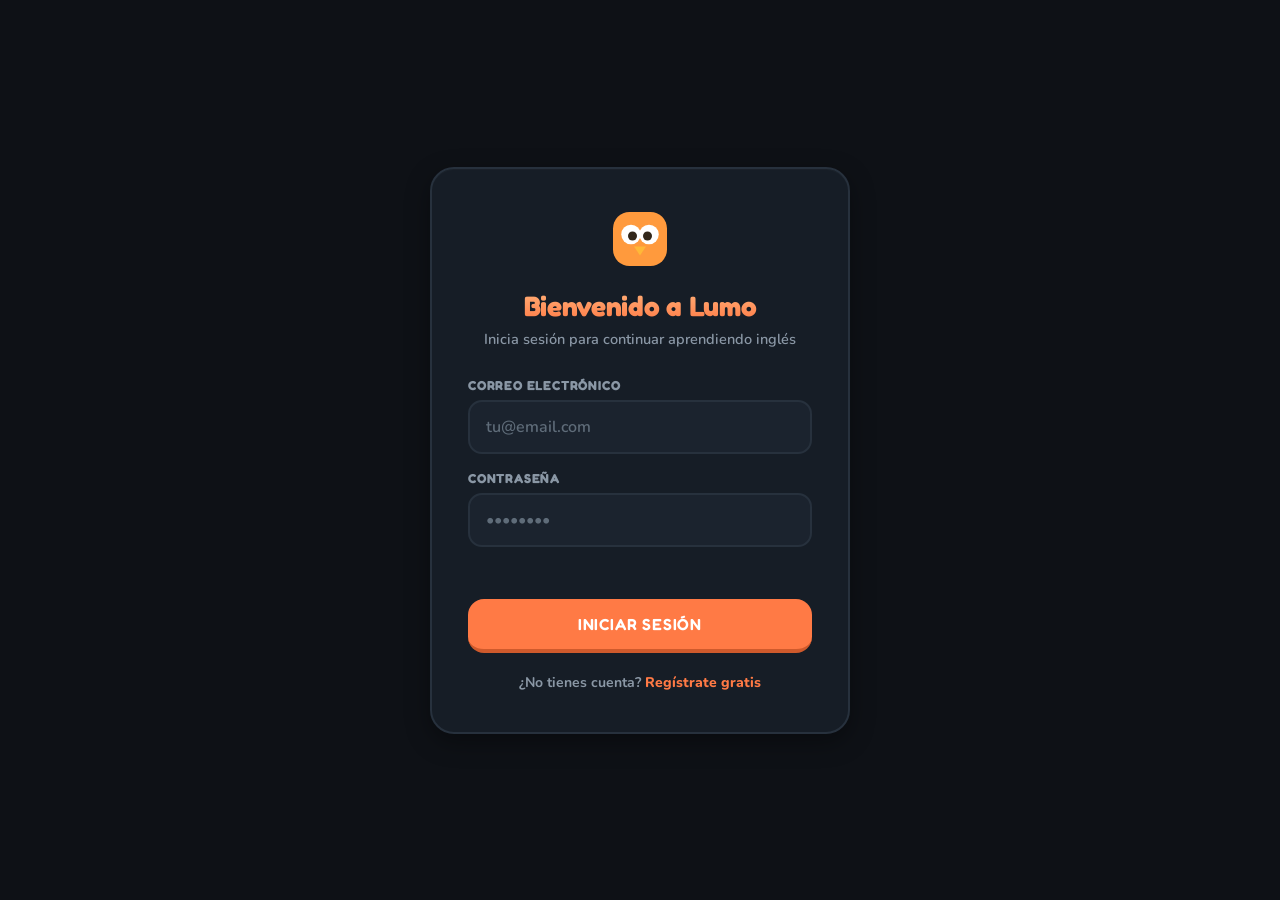
<file: login.html>
<!DOCTYPE html>
<html lang="es">
<head>
  <meta charset="UTF-8">
  <meta name="viewport" content="width=device-width, initial-scale=1.0">
  <title>Lumo — Iniciar sesión</title>
  <link rel="preconnect" href="https://fonts.googleapis.com">
  <link rel="preconnect" href="https://fonts.gstatic.com" crossorigin>
  <link href="https://fonts.googleapis.com/css2?family=Fredoka:wght@400;500;600;700&family=Nunito:wght@400;600;700;800;900&display=swap" rel="stylesheet">
  <link rel="stylesheet" href="./css/styles.css">
</head>
<body>
<div class="auth-page">
  <div class="auth-card">
    <div class="auth-logo">
      <svg viewBox="0 0 40 40" width="60" height="60">
        <rect x="2" y="2" width="36" height="36" rx="11" fill="#ff9a3d"/>
        <circle cx="14" cy="17" r="6.5" fill="#fff"/><circle cx="26" cy="17" r="6.5" fill="#fff"/>
        <circle cx="15" cy="18" r="3" fill="#33271a"/><circle cx="25" cy="18" r="3" fill="#33271a"/>
        <path d="M16 25 L24 25 L20 31 Z" fill="#ffb838"/>
      </svg>
    </div>

    <h1 class="fred">Bienvenido a Lumo</h1>
    <p class="auth-sub">Inicia sesión para continuar aprendiendo inglés</p>

    <form id="login-form" novalidate>
      <div class="field">
        <label for="email">Correo electrónico</label>
        <input type="email" id="email" name="email" placeholder="tu@email.com" autocomplete="email" required>
      </div>
      <div class="field">
        <label for="password">Contraseña</label>
        <input type="password" id="password" name="password" placeholder="••••••••" autocomplete="current-password" required>
      </div>

      <div class="error-msg" id="error-msg"></div>

      <button type="submit" class="btn btn-primary w-full" style="margin-top:8px">
        Iniciar sesión
      </button>
    </form>

    <p class="auth-link">
      ¿No tienes cuenta? <a href="./register.html">Regístrate gratis</a>
    </p>
  </div>
</div>

<script src="./js/api.js"></script>
<script src="./js/auth.js"></script>
</body>
</html>
</file>
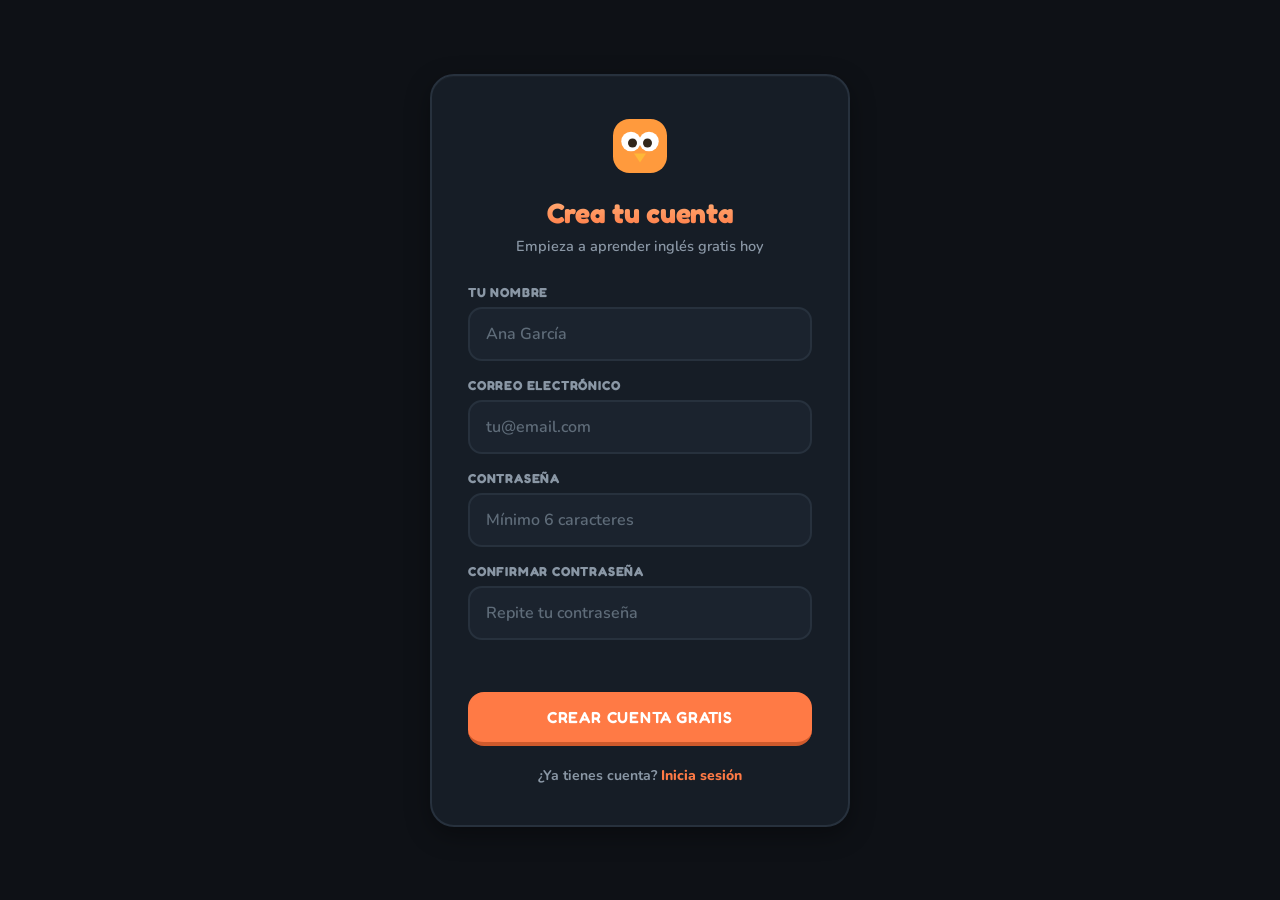
<file: register.html>
<!DOCTYPE html>
<html lang="es">
<head>
  <meta charset="UTF-8">
  <meta name="viewport" content="width=device-width, initial-scale=1.0">
  <title>Lumo — Crear cuenta</title>
  <link rel="preconnect" href="https://fonts.googleapis.com">
  <link rel="preconnect" href="https://fonts.gstatic.com" crossorigin>
  <link href="https://fonts.googleapis.com/css2?family=Fredoka:wght@400;500;600;700&family=Nunito:wght@400;600;700;800;900&display=swap" rel="stylesheet">
  <link rel="stylesheet" href="./css/styles.css">
</head>
<body>
<div class="auth-page">
  <div class="auth-card">
    <div class="auth-logo">
      <svg viewBox="0 0 40 40" width="60" height="60">
        <rect x="2" y="2" width="36" height="36" rx="11" fill="#ff9a3d"/>
        <circle cx="14" cy="17" r="6.5" fill="#fff"/><circle cx="26" cy="17" r="6.5" fill="#fff"/>
        <circle cx="15" cy="18" r="3" fill="#33271a"/><circle cx="25" cy="18" r="3" fill="#33271a"/>
        <path d="M16 25 L24 25 L20 31 Z" fill="#ffb838"/>
      </svg>
    </div>

    <h1 class="fred">Crea tu cuenta</h1>
    <p class="auth-sub">Empieza a aprender inglés gratis hoy</p>

    <form id="register-form" novalidate>
      <div class="field">
        <label for="nombre">Tu nombre</label>
        <input type="text" id="nombre" name="nombre" placeholder="Ana García" autocomplete="name" required>
      </div>
      <div class="field">
        <label for="email">Correo electrónico</label>
        <input type="email" id="email" name="email" placeholder="tu@email.com" autocomplete="email" required>
      </div>
      <div class="field">
        <label for="password">Contraseña</label>
        <input type="password" id="password" name="password" placeholder="Mínimo 6 caracteres" autocomplete="new-password" required>
      </div>
      <div class="field">
        <label for="password2">Confirmar contraseña</label>
        <input type="password" id="password2" name="password2" placeholder="Repite tu contraseña" autocomplete="new-password" required>
      </div>

      <div class="error-msg" id="error-msg"></div>

      <button type="submit" class="btn btn-primary w-full" style="margin-top:8px">
        Crear cuenta gratis
      </button>
    </form>

    <p class="auth-link">
      ¿Ya tienes cuenta? <a href="./login.html">Inicia sesión</a>
    </p>
  </div>
</div>

<script src="./js/api.js"></script>
<script src="./js/auth.js"></script>
</body>
</html>
</file>
<file: css/styles.css>
/* ============================================================
   Lumo — Estilos globales
   ============================================================ */
:root {
  --bg:           #0e1116;
  --bg-2:         #0a0d12;
  --panel:        #161d26;
  --panel-2:      #1b232e;
  --panel-3:      #212c38;
  --border:       #27313d;
  --border-strong:#37434f;
  --text:         #eef2f5;
  --muted:        #8a97a5;
  --muted-2:      #5f6c79;

  --primary:      #ff7a45;
  --primary-d:    #cf5a2c;
  --primary-soft: rgba(255,122,69,.14);

  --amber:        #ffc53d;
  --amber-d:      #d99c1d;
  --teal:         #2dd4bf;
  --teal-d:       #13a895;
  --green:        #5fcf2f;
  --green-d:      #4aa823;
  --green-soft:   rgba(95,207,47,.14);
  --red:          #ff5b5b;
  --red-d:        #d63b3b;
  --red-soft:     rgba(255,91,91,.13);
  --gem:          #38c6f4;
  --heart:        #ff5d6c;

  --r-lg:   20px;
  --r-md:   16px;
  --r-sm:   12px;
  --shadow-card: 0 1px 0 rgba(255,255,255,.02) inset, 0 8px 24px rgba(0,0,0,.35);
  --ease:   cubic-bezier(.34,1.56,.64,1);
}

*, *::before, *::after { box-sizing: border-box; margin: 0; padding: 0; -webkit-tap-highlight-color: transparent; }
html, body { height: 100%; }
body {
  background: var(--bg);
  color: var(--text);
  font-family: 'Nunito', system-ui, sans-serif;
  font-weight: 700;
  -webkit-font-smoothing: antialiased;
}
button { font-family: inherit; cursor: pointer; border: none; background: none; color: inherit; }
a { color: var(--primary); text-decoration: none; }
a:hover { text-decoration: underline; }
.fred { font-family: 'Fredoka', sans-serif; }
::-webkit-scrollbar { width: 10px; }
::-webkit-scrollbar-thumb { background: var(--border-strong); border-radius: 20px; }
::-webkit-scrollbar-track { background: transparent; }

/* =============== LANDING PAGE =============== */
.landing {
  min-height: 100vh;
  background:
    radial-gradient(circle at 18% 12%, rgba(45,212,191,.16), transparent 26%),
    radial-gradient(circle at 82% 8%, rgba(255,197,61,.16), transparent 24%),
    linear-gradient(180deg, #111722 0%, var(--bg) 58%, var(--bg-2) 100%);
  overflow-x: hidden;
}
.landing-nav {
  width: min(1120px, calc(100% - 32px));
  margin: 0 auto;
  padding: 18px 0;
  display: flex;
  align-items: center;
  justify-content: space-between;
  gap: 16px;
}
.landing-brand {
  display: inline-flex;
  align-items: center;
  gap: 10px;
  color: var(--text);
}
.landing-brand:hover { text-decoration: none; }
.landing-brand span {
  font-size: 29px;
  font-weight: 700;
  color: var(--primary);
}
.landing-actions {
  display: flex;
  align-items: center;
  gap: 10px;
}
.landing-actions .btn {
  min-width: 0;
  padding: 12px 18px;
  font-size: 13px;
}
.landing-hero {
  width: min(1120px, calc(100% - 32px));
  min-height: calc(100vh - 96px);
  margin: 0 auto;
  display: grid;
  grid-template-columns: minmax(0, 1.02fr) minmax(320px, .78fr);
  align-items: center;
  gap: 54px;
  padding: 28px 0 64px;
}
.hero-copy {
  max-width: 660px;
}
.hero-kicker {
  color: var(--amber);
  font-size: 15px;
  letter-spacing: 1.2px;
  text-transform: uppercase;
  margin-bottom: 14px;
}
.hero-copy h1 {
  font-size: clamp(42px, 6vw, 72px);
  line-height: .97;
  font-weight: 700;
  max-width: 760px;
}
.hero-text {
  color: var(--muted);
  font-size: 19px;
  line-height: 1.55;
  font-weight: 700;
  max-width: 580px;
  margin-top: 22px;
}
.hero-actions {
  display: flex;
  flex-wrap: wrap;
  gap: 14px;
  margin-top: 32px;
}
.lesson-preview {
  background: var(--panel);
  border: 2px solid var(--border);
  border-radius: 24px;
  padding: 24px;
  box-shadow: var(--shadow-card);
}
.preview-top {
  display: grid;
  grid-template-columns: 18px 1fr 38px;
  align-items: center;
  gap: 12px;
}
.preview-dot {
  width: 18px;
  height: 18px;
  border-radius: 50%;
  background: var(--red);
}
.preview-progress {
  height: 14px;
  border-radius: 99px;
  background: var(--panel-3);
  overflow: hidden;
}
.preview-progress i {
  display: block;
  width: 68%;
  height: 100%;
  border-radius: inherit;
  background: linear-gradient(90deg, var(--amber), var(--primary));
}
.preview-heart {
  color: var(--heart);
  font-family: 'Fredoka', sans-serif;
  font-size: 22px;
  text-align: right;
}
.preview-heart::before {
  content: "♥";
  margin-right: 4px;
}
.preview-mascot {
  display: grid;
  place-items: center;
  margin: 28px 0 18px;
}
.lesson-preview h2 {
  font-size: 27px;
  margin-bottom: 18px;
}
.preview-choice {
  border: 2px solid var(--border);
  border-bottom-width: 4px;
  border-radius: 15px;
  background: var(--panel-2);
  padding: 15px 17px;
  font-family: 'Fredoka', sans-serif;
  font-size: 18px;
  margin-top: 11px;
}
.preview-choice.correct {
  border-color: var(--green);
  background: var(--green-soft);
  color: #bff5a0;
}
.landing-features {
  width: min(1120px, calc(100% - 32px));
  margin: 0 auto;
  padding: 0 0 56px;
  display: grid;
  grid-template-columns: repeat(3, minmax(0, 1fr));
  gap: 14px;
}
.landing-features article {
  background: rgba(22,29,38,.74);
  border: 2px solid var(--border);
  border-radius: 18px;
  padding: 22px;
}
.landing-features span {
  width: 34px;
  height: 34px;
  border-radius: 11px;
  display: grid;
  place-items: center;
  background: var(--primary-soft);
  color: var(--primary);
  font-family: 'Fredoka', sans-serif;
}
.landing-features h2 {
  font-size: 21px;
  margin: 14px 0 7px;
}
.landing-features p {
  color: var(--muted);
  font-weight: 700;
  line-height: 1.45;
}

/* =============== BOTONES GLOBALES =============== */
.btn {
  padding: 15px 30px; border-radius: 16px;
  font-family: 'Fredoka', sans-serif; font-weight: 600; font-size: 16px;
  letter-spacing: .8px; text-transform: uppercase;
  transition: .12s; border-bottom: 4px solid; min-width: 150px; display: inline-block;
  text-align: center;
}
.btn:active { transform: translateY(2px); border-bottom-width: 2px; }
.btn-primary { background: var(--primary);  border-color: var(--primary-d); color: #fff; }
.btn-green   { background: var(--green);    border-color: var(--green-d);   color: #fff; }
.btn-red     { background: var(--red);      border-color: var(--red-d);     color: #fff; }
.btn-skip    { color: var(--muted); border: 2px solid var(--border-strong); border-bottom-width: 4px; background: transparent; }
.btn-disabled{ background: var(--panel-2);  border-color: var(--border); color: var(--muted-2); pointer-events: none; }
.w-full { width: 100%; }

/* =============== AUTH PAGES =============== */
.auth-page {
  min-height: 100vh; display: flex; align-items: center; justify-content: center;
  padding: 24px; overflow-y: auto;
}
.auth-card {
  background: var(--panel); border: 2px solid var(--border); border-radius: 24px;
  padding: 40px 36px; width: 100%; max-width: 420px;
  box-shadow: var(--shadow-card); animation: popIn .4s var(--ease);
}
@keyframes popIn { from { transform: scale(.92); opacity: 0; } to { transform: scale(1); opacity: 1; } }

.auth-logo { display: flex; justify-content: center; margin-bottom: 20px; }
.auth-card h1 {
  text-align: center; font-family: 'Fredoka', sans-serif; font-weight: 700;
  font-size: 28px; letter-spacing: -.3px;
  background: linear-gradient(180deg,#ffb27a,var(--primary));
  -webkit-background-clip: text; background-clip: text; color: transparent;
  margin-bottom: 6px;
}
.auth-sub { text-align: center; color: var(--muted); font-size: 14.5px; font-weight: 600; margin-bottom: 28px; }

.field { margin-bottom: 16px; }
.field label {
  display: block; font-family: 'Fredoka', sans-serif; font-size: 13px;
  letter-spacing: .8px; text-transform: uppercase; color: var(--muted); margin-bottom: 7px;
}
.field input {
  width: 100%; padding: 14px 16px; border-radius: 14px;
  background: var(--panel-2); border: 2px solid var(--border);
  color: var(--text); font-family: 'Nunito', sans-serif; font-weight: 700; font-size: 16px;
  transition: border-color .15s;
}
.field input:focus { outline: none; border-color: var(--primary); }
.field input::placeholder { color: var(--muted-2); font-weight: 600; }

.error-msg {
  color: var(--red); font-size: 13.5px; font-weight: 700;
  min-height: 20px; margin-bottom: 8px; text-align: center;
}
.auth-link { text-align: center; color: var(--muted); font-size: 14px; margin-top: 20px; }
.auth-link a { color: var(--primary); font-weight: 800; }

/* =============== APP SHELL =============== */
#root { height: 100vh; height: 100dvh; overflow: hidden; }
.app {
  display: grid; height: 100%;
  grid-template-columns: 240px minmax(0,1fr) 380px;
  grid-template-areas: "side main rail";
}
.scroller { overflow-y: auto; overflow-x: hidden; height: 100%; scrollbar-gutter: stable; }

/* =============== SIDEBAR =============== */
.side {
  grid-area: side; border-right: 1px solid var(--border);
  padding: 22px 14px; display: flex; flex-direction: column; gap: 6px; background: var(--bg);
}
.brand { display: flex; align-items: center; gap: 10px; padding: 6px 10px 22px; }
.brand .logo { width: 34px; height: 34px; flex: none; }
.brand h1 {
  font-family: 'Fredoka', sans-serif; font-weight: 700; font-size: 26px; letter-spacing: -.5px;
  background: linear-gradient(180deg,#ffb27a,var(--primary)); -webkit-background-clip: text; background-clip: text; color: transparent;
}
.nav-item {
  display: flex; align-items: center; gap: 15px; padding: 11px 12px; border-radius: 14px;
  border: 2px solid transparent; color: var(--muted); font-family: 'Fredoka', sans-serif;
  font-weight: 600; font-size: 15px; letter-spacing: .4px; text-transform: uppercase;
  transition: .15s; width: 100%; text-align: left;
}
.nav-item svg { width: 26px; height: 26px; flex: none; }
.nav-item:hover { background: var(--panel); }
.nav-item.active { background: var(--primary-soft); border-color: rgba(255,122,69,.5); color: #ffb892; }
.nav-item.active svg { color: var(--primary); }
.nav-logout { margin-top: auto; color: var(--muted-2) !important; }
.nav-logout:hover { color: var(--red) !important; }

/* =============== MAIN =============== */
.main { grid-area: main; position: relative; }
.main-inner { max-width: 640px; margin: 0 auto; padding: 18px 20px 120px; }

.unit-banner {
  position: sticky; top: 0; z-index: 20; border-radius: var(--r-md); padding: 16px 20px;
  display: flex; align-items: center; justify-content: space-between; gap: 14px;
  background: linear-gradient(180deg,var(--primary),var(--primary-d));
  box-shadow: 0 5px 0 rgba(0,0,0,.22), 0 10px 24px rgba(207,90,44,.25); margin-bottom: 8px;
}
.unit-banner .eyebrow {
  font-family: 'Fredoka', sans-serif; font-weight: 600; font-size: 12.5px;
  letter-spacing: 1.2px; text-transform: uppercase; color: rgba(255,255,255,.78);
  display: flex; align-items: center; gap: 9px;
}
.unit-banner h2 { font-family: 'Fredoka', sans-serif; font-weight: 600; font-size: 22px; color: #fff; margin-top: 3px; }
.unit-banner .back { width: 24px; height: 24px; opacity: .85; flex: none; }

/* PATH */
.path {
  position: relative; padding: 34px 0 10px;
  display: flex; flex-direction: column; align-items: center;
}
.node-wrap { position: relative; margin-bottom: 18px; display: flex; flex-direction: column; align-items: center; }
.node {
  position: relative; width: 74px; height: 66px; border-radius: 50%;
  display: grid; place-items: center; transition: transform .12s var(--ease); color: #fff;
}
.node .face { position: absolute; inset: 0; border-radius: 50%; display: grid; place-items: center; }
.node svg { width: 32px; height: 32px; position: relative; z-index: 2; }
.node.done   .face { background: var(--primary); box-shadow: 0 7px 0 var(--primary-d); }
.node.review .face { background: var(--amber);   box-shadow: 0 7px 0 var(--amber-d); }
.node.review svg { color: #5a3d00; }
.node.active .face { background: var(--amber);   box-shadow: 0 7px 0 var(--amber-d); }
.node.active svg { color: #5a3d00; }
.node.locked .face { background: #283039; box-shadow: 0 6px 0 #1b222a; }
.node.locked svg { color: #4a5662; }
.node:not(.locked) { cursor: pointer; }
.node:not(.locked):hover { transform: translateY(-2px); }
.node:not(.locked):active { transform: translateY(4px); }
.node:not(.locked):active .face { box-shadow: 0 2px 0 var(--primary-d); }
.node.review:active .face, .node.active:active .face { box-shadow: 0 2px 0 var(--amber-d); }

.node.active::before {
  content: ""; position: absolute; inset: -7px; border-radius: 50%;
  border: 4px solid var(--amber); opacity: .32; animation: ring 2s ease-in-out infinite;
}
@keyframes ring { 0%,100%{transform:scale(1);opacity:.32} 50%{transform:scale(1.12);opacity:.08} }

.start-bubble {
  position: absolute; top: -46px; left: 50%; transform: translateX(-50%);
  background: #fff; color: var(--primary); font-family: 'Fredoka', sans-serif;
  font-weight: 700; font-size: 13px; letter-spacing: 1px; padding: 7px 15px;
  border-radius: 13px; white-space: nowrap; box-shadow: 0 4px 0 rgba(0,0,0,.18);
  animation: bob 1.4s ease-in-out infinite;
}
.start-bubble::after {
  content: ""; position: absolute; bottom: -7px; left: 50%; transform: translateX(-50%);
  border: 8px solid transparent; border-top-color: #fff; border-bottom: 0;
}
@keyframes bob { 0%,100%{transform:translateX(-50%) translateY(0)} 50%{transform:translateX(-50%) translateY(-5px)} }
.mascot-rest { position: absolute; right: -6px; top: 50%; transform: translateY(-50%); pointer-events: none; }
.path-divider {
  display: flex; align-items: center; gap: 14px; width: 100%; max-width: 380px;
  margin: 6px 0 24px; color: var(--muted);
}
.path-divider::before, .path-divider::after { content: ""; flex: 1; height: 2px; background: var(--border); }
.path-divider span { font-family: 'Fredoka', sans-serif; font-weight: 600; font-size: 12px; letter-spacing: 1.5px; text-transform: uppercase; white-space: nowrap; }

/* =============== RAIL =============== */
.rail { grid-area: rail; border-left: 1px solid var(--border); background: var(--bg); }
.rail-inner { padding: 20px 22px 60px; display: flex; flex-direction: column; gap: 18px; }
.stats { display: flex; align-items: center; justify-content: space-between; gap: 6px; padding: 4px 4px 14px; }
.stat { display: flex; align-items: center; gap: 7px; font-family: 'Fredoka', sans-serif; font-weight: 700; font-size: 16px; }
.stat svg { width: 26px; height: 20px; flex: none; }
.stat.gems { color: var(--gem); } .stat.hearts { color: var(--heart); }
.card { background: var(--panel); border: 2px solid var(--border); border-radius: var(--r-lg); padding: 20px; }
.card h3 { font-family: 'Fredoka', sans-serif; font-weight: 600; font-size: 19px; margin: 14px 0 8px; }
.card p { font-weight: 600; font-size: 14.5px; color: var(--muted); line-height: 1.5; }
.card .row { display: flex; align-items: center; justify-content: space-between; gap: 12px; }
.daily { display: flex; align-items: center; gap: 13px; margin-top: 14px; }
.daily .ic { width: 42px; height: 42px; border-radius: 11px; background: var(--panel-3); display: grid; place-items: center; flex: none; }
.daily .bar { height: 13px; border-radius: 8px; background: var(--panel-3); overflow: hidden; margin-top: 7px; }
.daily .bar i { display: block; height: 100%; background: linear-gradient(90deg,var(--amber),var(--primary)); border-radius: 8px; }
.pill-btn {
  width: 100%; margin-top: 16px; background: linear-gradient(180deg,#7b6bff,#5a49e8); color: #fff;
  border-radius: 14px; border-bottom: 4px solid #4334c0; padding: 13px;
  font-family: 'Fredoka', sans-serif; font-weight: 600; font-size: 14px;
  letter-spacing: .8px; text-transform: uppercase; transition: .12s;
}
.pill-btn:active { transform: translateY(2px); border-bottom-width: 2px; }

/* =============== ADMIN =============== */
.admin-panel {
  padding: 4px 0 90px;
}
.admin-head {
  display: flex;
  align-items: center;
  justify-content: space-between;
  gap: 16px;
  margin-bottom: 16px;
}
.admin-kicker {
  color: var(--primary);
  font-size: 13px;
  letter-spacing: 1px;
  text-transform: uppercase;
  margin-bottom: 4px;
}
.admin-head h2 {
  font-size: 30px;
}
.admin-panel p {
  color: var(--muted);
}
.admin-tabs {
  display: flex;
  flex-wrap: wrap;
  gap: 10px;
  margin-bottom: 16px;
}
.admin-tab {
  padding: 10px 13px;
  border-radius: 12px;
  border: 2px solid var(--border);
  background: var(--panel);
  color: var(--muted);
  font-family: 'Fredoka', sans-serif;
  font-weight: 600;
}
.admin-tab.active {
  background: var(--primary-soft);
  border-color: var(--primary);
  color: #ffb892;
}
.admin-error {
  margin-bottom: 14px;
  padding: 12px 14px;
  border-radius: 12px;
  background: var(--red-soft);
  color: #ffc2c2;
}
.admin-table-wrap {
  overflow-x: auto;
  border: 2px solid var(--border);
  border-radius: 18px;
  background: var(--panel);
}
.admin-table {
  width: 100%;
  min-width: 760px;
  border-collapse: collapse;
}
.admin-table th,
.admin-table td {
  padding: 12px;
  border-bottom: 1px solid var(--border);
  text-align: left;
  vertical-align: top;
}
.admin-table th {
  color: var(--muted);
  font-family: 'Fredoka', sans-serif;
  font-size: 13px;
  text-transform: uppercase;
  letter-spacing: .6px;
}
.admin-id {
  color: var(--muted);
  width: 56px;
}
.admin-input {
  width: 100%;
  min-width: 150px;
  padding: 10px 11px;
  border-radius: 10px;
  border: 2px solid var(--border);
  background: var(--panel-2);
  color: var(--text);
  font-family: 'Nunito', sans-serif;
  font-weight: 700;
}
.admin-textarea {
  min-height: 76px;
  resize: vertical;
}
.admin-check {
  width: 22px;
  height: 22px;
  accent-color: var(--primary);
}
.admin-save {
  min-width: 0;
  padding: 10px 14px;
  font-size: 13px;
}

/* =============== MOBILE =============== */
.mobile-top, .mobile-nav { display: none; }
.mobile-top {
  position: fixed; top: 0; left: 0; right: 0; z-index: 40;
  background: rgba(14,17,22,.92); backdrop-filter: blur(8px);
  border-bottom: 1px solid var(--border); padding: 10px 16px;
  align-items: center; justify-content: space-between;
}
.mobile-nav {
  position: fixed; bottom: 0; left: 0; right: 0; z-index: 40;
  background: var(--bg); border-top: 1px solid var(--border);
  padding: 7px 6px; justify-content: space-around; align-items: center;
}
.mnav-btn { display: grid; place-items: center; padding: 9px 14px; border-radius: 14px; border: 2px solid transparent; color: var(--muted); }
.mnav-btn svg { width: 27px; height: 27px; }
.mnav-btn.active { background: var(--primary-soft); border-color: rgba(255,122,69,.5); color: var(--primary); }

/* =============== LESSON =============== */
.lesson {
  position: fixed; inset: 0; z-index: 100; background: var(--bg);
  display: flex; flex-direction: column; animation: slideUp .32s var(--ease);
}
@keyframes slideUp { from { transform: translateY(100%); } to { transform: translateY(0); } }
.lesson-top {
  display: flex; align-items: center; gap: 18px;
  padding: 20px clamp(16px,5vw,40px) 8px; max-width: 1000px; margin: 0 auto; width: 100%;
}
.close-x { font-size: 30px; color: var(--muted-2); line-height: 1; flex: none; transition: .15s; }
.close-x:hover { color: var(--text); }
.progress { flex: 1; height: 16px; border-radius: 10px; background: var(--panel-2); overflow: hidden; position: relative; }
.progress i {
  position: absolute; inset: 0; width: 0; border-radius: 10px;
  background: linear-gradient(180deg,#ffd089,var(--amber)); transition: width .4s var(--ease);
}
.progress i::after { content: ""; position: absolute; top: 3px; left: 8px; right: 8px; height: 4px; border-radius: 4px; background: rgba(255,255,255,.4); }
.heart-count { display: flex; align-items: center; gap: 7px; color: var(--heart); font-family: 'Fredoka', sans-serif; font-weight: 700; font-size: 19px; }
.heart-count svg { width: 28px; height: 28px; }
@keyframes shake { 0%,100%{transform:translateX(0)} 25%{transform:translateX(-5px)} 75%{transform:translateX(5px)} }
.heart-count.lose { animation: shake .4s; }

.lesson-body { flex: 1; overflow-y: auto; display: flex; flex-direction: column; align-items: center; padding: 14px clamp(16px,5vw,40px); width: 100%; }
.lesson-wrap { width: 100%; max-width: 640px; margin: auto 0; }
@keyframes fadeIn { from{opacity:0;transform:translateY(10px)} to{opacity:1;transform:translateY(0)} }
.q-title { font-family: 'Fredoka', sans-serif; font-weight: 600; font-size: clamp(22px,4vw,30px); margin-bottom: 26px; animation: fadeIn .4s; }

.prompt-row { display: flex; align-items: flex-end; gap: 16px; margin-bottom: 30px; animation: fadeIn .45s; }
.speech {
  position: relative; background: var(--panel); border: 2px solid var(--border);
  border-radius: 16px; padding: 16px 20px; display: flex; align-items: center;
  gap: 14px; font-family: 'Fredoka', sans-serif; font-weight: 500; font-size: 21px;
}
.speech::before {
  content: ""; position: absolute; left: -11px; bottom: 18px; width: 20px; height: 20px;
  background: var(--panel); border-left: 2px solid var(--border); border-bottom: 2px solid var(--border);
  transform: rotate(45deg);
}

.choices { display: grid; gap: 12px; }
.choices.grid2 { grid-template-columns: 1fr 1fr; }
.choice {
  display: flex; align-items: center; gap: 15px; text-align: left; padding: 16px 18px;
  border-radius: 15px; background: var(--panel); border: 2px solid var(--border);
  border-bottom-width: 4px; font-family: 'Fredoka', sans-serif; font-weight: 500;
  font-size: 18px; transition: .12s;
}
.choice:hover:not(.disabled) { background: var(--panel-2); border-color: var(--border-strong); }
.choice .kbd { width: 30px; height: 30px; border-radius: 9px; border: 2px solid var(--border-strong); display: grid; place-items: center; font-size: 14px; color: var(--muted); flex: none; }
.choice.sel    { background: var(--primary-soft); border-color: var(--primary); color: #ffcdb3; }
.choice.sel .kbd { border-color: var(--primary); color: var(--primary); }
.choice.correct{ background: var(--green-soft); border-color: var(--green); color: #bff5a0; }
.choice.correct .kbd { border-color: var(--green); color: var(--green); }
.choice.wrong  { background: var(--red-soft); border-color: var(--red); color: #ffc2c2; }
.choice.wrong .kbd { border-color: var(--red); color: var(--red); }
.choice.disabled { cursor: default; }
.choice:active:not(.disabled) { transform: translateY(2px); border-bottom-width: 2px; }

.build-answer {
  min-height: 60px; border-bottom: 2px solid var(--border); padding: 10px 0 14px;
  margin-bottom: 6px; display: flex; flex-wrap: wrap; gap: 9px; align-content: flex-start;
}
.build-line { height: 2px; flex: 1; min-width: 100%; background: var(--border); order: 99; }
.bank { display: flex; flex-wrap: wrap; gap: 10px; margin-top: 24px; justify-content: center; }
.word {
  padding: 11px 16px; border-radius: 13px; background: var(--panel);
  border: 2px solid var(--border); border-bottom-width: 4px;
  font-family: 'Fredoka', sans-serif; font-weight: 500; font-size: 18px; transition: .1s;
}
.word:active { transform: translateY(2px); border-bottom-width: 2px; }
.word.used   { background: var(--panel); border-color: var(--border); color: transparent; pointer-events: none; opacity: .35; }
.word.placed { background: var(--panel-2); }

.match { display: grid; grid-template-columns: 1fr 1fr; gap: 12px; }
.match-col { display: flex; flex-direction: column; gap: 12px; }
.mtile {
  padding: 16px; border-radius: 14px; background: var(--panel);
  border: 2px solid var(--border); border-bottom-width: 4px;
  font-family: 'Fredoka', sans-serif; font-weight: 500; font-size: 18px;
  text-align: center; transition: .12s;
}
.mtile:active { transform: translateY(2px); }
.mtile.sel  { background: var(--primary-soft); border-color: var(--primary); color: #ffcdb3; }
.mtile.done { opacity: 0; pointer-events: none; transition: opacity .3s; }
.mtile.miss { animation: shake .4s; border-color: var(--red); }

.lesson-foot { border-top: 2px solid var(--border); padding: 18px clamp(16px,5vw,40px); transition: .2s; }
.lesson-foot.correct { background: var(--green-soft); border-color: transparent; }
.lesson-foot.wrong   { background: var(--red-soft);   border-color: transparent; }
.foot-inner { max-width: 1000px; margin: 0 auto; display: flex; align-items: center; justify-content: space-between; gap: 16px; }
.feedback { display: flex; align-items: center; gap: 14px; font-family: 'Fredoka', sans-serif; font-weight: 600; font-size: 20px; }
.feedback .fic { width: 46px; height: 46px; border-radius: 50%; display: grid; place-items: center; flex: none; }
.feedback.ok { color: var(--green); } .feedback.ok .fic { background: var(--green); color: #fff; }
.feedback.no { color: var(--red);   } .feedback.no .fic { background: var(--red);   color: #fff; }
.feedback small { display: block; font-size: 14px; font-weight: 600; opacity: .85; }

/* =============== COMPLETE =============== */
.complete {
  position: fixed; inset: 0; z-index: 110; background: var(--bg);
  display: flex; flex-direction: column; align-items: center; justify-content: center;
  text-align: center; padding: 30px; animation: fadeIn .4s;
}
.complete h2 {
  font-family: 'Fredoka', sans-serif; font-weight: 700; font-size: clamp(30px,6vw,46px);
  background: linear-gradient(180deg,var(--amber),var(--primary));
  -webkit-background-clip: text; background-clip: text; color: transparent;
  margin: 24px 0 6px;
}
.complete .sub { color: var(--muted); font-size: 17px; margin-bottom: 34px; }
.reward-row { display: flex; gap: 16px; margin-bottom: 40px; flex-wrap: wrap; justify-content: center; }
.reward { width: 160px; border-radius: 16px; border: 3px solid; padding: 3px; background: var(--panel); }
.reward .top { font-family: 'Fredoka', sans-serif; font-weight: 600; font-size: 12px; letter-spacing: 1px; text-transform: uppercase; color: #fff; padding: 6px; border-radius: 12px 12px 0 0; }
.reward .val { display: flex; align-items: center; justify-content: center; gap: 8px; background: var(--bg); margin: 3px; border-radius: 11px; padding: 12px; font-family: 'Fredoka', sans-serif; font-weight: 700; font-size: 24px; }
.reward.xp  { border-color: var(--amber); } .reward.xp  .top { background: var(--amber); color: #5a3d00; } .reward.xp  .val { color: var(--amber); }
.reward.acc { border-color: var(--teal);  } .reward.acc .top { background: var(--teal);  color: #06202a; } .reward.acc .val { color: var(--teal); }

.modal-bg { position: fixed; inset: 0; z-index: 120; background: rgba(5,7,10,.75); backdrop-filter: blur(4px); display: grid; place-items: center; padding: 24px; animation: fadeIn .25s; }
.modal { background: var(--panel); border: 2px solid var(--border); border-radius: 24px; padding: 34px 30px; max-width: 420px; width: 100%; text-align: center; animation: popIn .35s var(--ease); }
.modal h3 { font-family: 'Fredoka', sans-serif; font-weight: 600; font-size: 26px; margin: 16px 0 8px; }
.modal p  { color: var(--muted); font-size: 15.5px; line-height: 1.5; margin-bottom: 24px; }
.modal .btn { width: 100%; margin-bottom: 12px; }

.confetti { position: fixed; width: 11px; height: 11px; top: -20px; z-index: 115; border-radius: 2px; animation: fall linear forwards; }
@keyframes fall { to { transform: translateY(105vh) rotate(540deg); opacity: .9; } }

/* =============== LOADING OVERLAY =============== */
.loading-overlay {
  position: fixed; inset: 0; z-index: 200; background: var(--bg);
  display: flex; flex-direction: column; align-items: center; justify-content: center; gap: 20px;
}
.spinner {
  width: 48px; height: 48px; border: 4px solid var(--border);
  border-top-color: var(--primary); border-radius: 50%; animation: spin .7s linear infinite;
}
@keyframes spin { to { transform: rotate(360deg); } }

/* =============== RESPONSIVE =============== */
@media (max-width: 1180px) {
  .app { grid-template-columns: 240px minmax(0,1fr); grid-template-areas: "side main"; }
  .rail { display: none; }
}
@media (max-width: 840px) {
  .landing-hero {
    grid-template-columns: 1fr;
    min-height: auto;
    padding-top: 40px;
  }
  .lesson-preview {
    max-width: 460px;
  }
  .landing-features {
    grid-template-columns: 1fr;
  }
  .app { grid-template-columns: 88px minmax(0,1fr); grid-template-areas: "side main"; }
  .brand h1, .nav-item span { display: none; }
  .brand { justify-content: center; padding: 6px 0 22px; }
  .nav-item { justify-content: center; padding: 13px; }
}
@media (max-width: 620px) {
  .landing-nav {
    align-items: flex-start;
  }
  .landing-actions {
    flex-direction: column;
    align-items: stretch;
  }
  .landing-actions .btn {
    width: 100%;
  }
  .landing-hero {
    grid-template-columns: 1fr;
    min-height: auto;
    gap: 34px;
    padding-top: 22px;
  }
  .hero-copy h1 {
    font-size: 42px;
  }
  .hero-text {
    font-size: 17px;
  }
  .hero-actions .btn {
    width: 100%;
  }
  .landing-features {
    grid-template-columns: 1fr;
  }
  .app { grid-template-columns: 1fr; grid-template-areas: "main"; }
  .side { display: none; }
  .mobile-top, .mobile-nav { display: flex; }
  .main-inner { padding-top: 64px; padding-bottom: 90px; }
  .unit-banner { top: 56px; }
  .choices.grid2 { grid-template-columns: 1fr; }
  .lesson-foot .feedback { font-size: 17px; }
  .btn { min-width: 0; padding: 14px 22px; flex: 1; }
  .foot-inner { flex-direction: column-reverse; }
  .feedback { align-self: flex-start; }
  .btn { width: 100%; }
}
</file>
